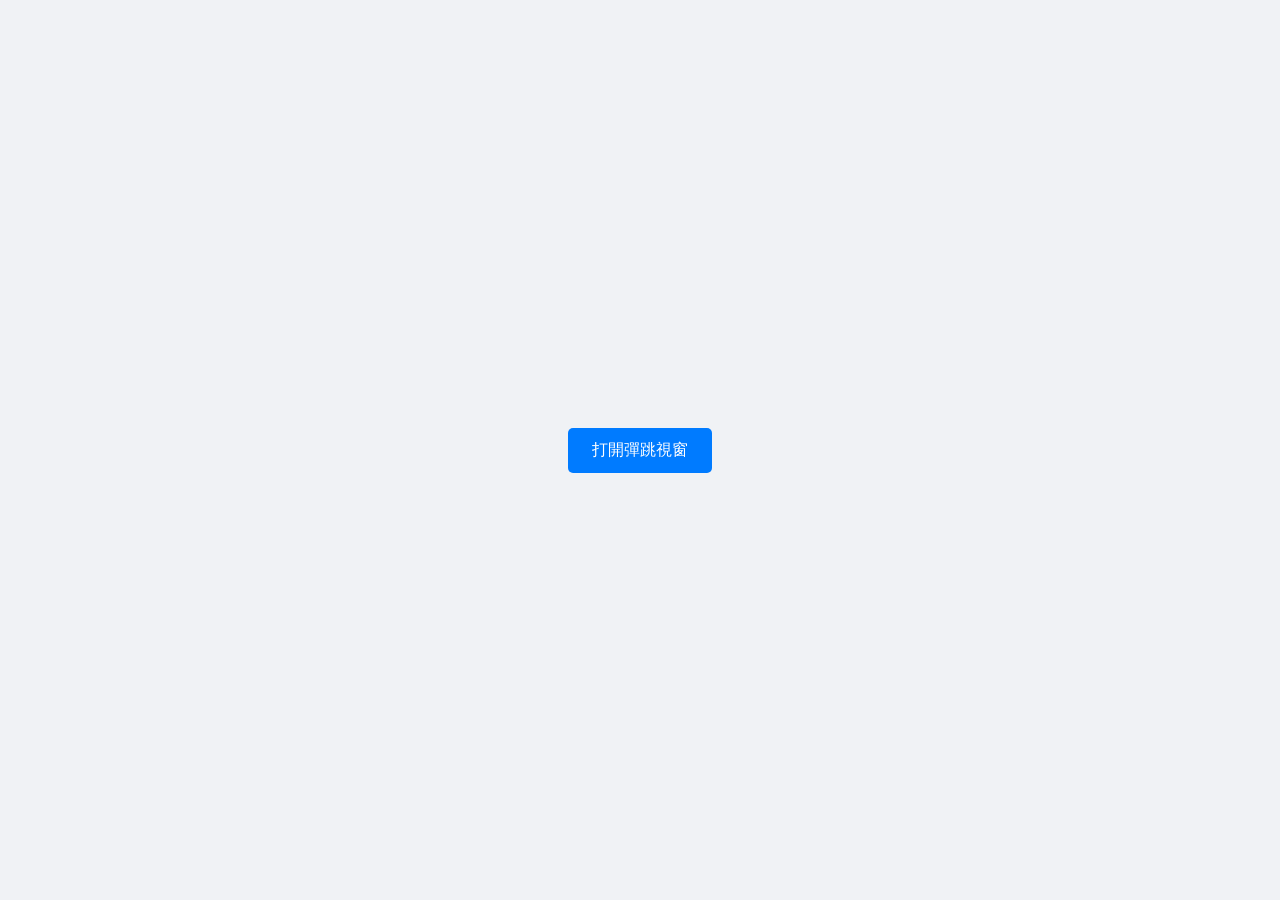
<file: index.html>
<!DOCTYPE html>
<html lang="zh-Hant">
<head>
    <meta charset="UTF-8">
    <meta name="viewport" content="width=device-width, initial-scale=1.0">
    <title>彈跳視窗範例</title>
    <style>
        /* 基本樣式 */
        body {
            font-family: 'Segoe UI', Tahoma, Geneva, Verdana, sans-serif;
            display: flex;
            justify-content: center;
            align-items: center;
            height: 100vh;
            margin: 0;
            background-color: #f0f2f5;
        }

        /* 按鈕樣式 */
        .btn-open {
            padding: 12px 24px;
            background-color: #007bff;
            color: white;
            border: none;
            border-radius: 5px;
            cursor: pointer;
            font-size: 16px;
            transition: background-color 0.3s;
        }

        .btn-open:hover {
            background-color: #0056b3;
        }

        /* 彈跳視窗遮罩層 (Modal Overlay) */
        .modal-overlay {
            display: none; /* 預設隱藏 */
            position: fixed;
            top: 0;
            left: 0;
            width: 100%;
            height: 100%;
            background-color: rgba(0, 0, 0, 0.5); /* 半透明黑色背景 */
            z-index: 1000;
            justify-content: center;
            align-items: center;
            opacity: 0;
            transition: opacity 0.3s ease;
        }

        /* 彈跳視窗本體 (Modal Content) */
        .modal-content {
            background-color: white;
            padding: 0; /* 移除內距，讓標題貼邊 */
            border-radius: 8px; /* 圓角稍微小一點，像圖中那樣 */
            box-shadow: 0 10px 25px rgba(0, 0, 0, 0.5);
            max-width: 800px; /* 寬度加寬以容納表格 */
            width: 95%;
            text-align: left;
            transform: translateY(-20px);
            transition: transform 0.3s ease;
            display: flex;
            flex-direction: column;
            overflow: hidden; /* 確保圓角不被切掉 */
        }

        /* 標題區域 */
        .modal-header {
            padding: 15px 20px;
            background-color: #fff;
            border-bottom: 1px solid #ddd;
            display: flex;
            justify-content: center; /* 標題置中 */
            align-items: center;
            position: relative;
        }

        .modal-header h2 {
            margin: 0;
            color: #7f9db9; /* 模仿圖片中的淡藍色標題 */
            font-size: 24px;
            font-weight: normal;
        }

        /* 表格容器 */
        .table-container {
            padding: 20px;
            overflow-x: auto; /* 支援手機橫向捲動 */
        }

        /* 表格樣式 */
        table {
            width: 100%;
            border-collapse: collapse;
            font-size: 15px;
            border: 1px solid #000;
        }

        th, td {
            border: 1px solid #000; /* 黑色邊框 */
            padding: 8px 12px;
            text-align: left;
            vertical-align: top;
        }

        /* 第一欄 (B0-B11) 置中 */
        td:first-child, th:first-child {
            text-align: center;
        }

        /* 底部區域 */
        .modal-footer {
            padding: 15px;
            display: flex;
            justify-content: center;
            background-color: #fff;
        }

        /* 底部關閉按鈕樣式 (模仿圖片) */
        .btn-close {
            padding: 8px 30px;
            background-color: #ddd; /* 灰色背景 */
            color: #555;
            border: 1px solid #aaa;
            border-radius: 4px;
            cursor: pointer;
            font-size: 16px;
            display: flex;
            align-items: center;
            gap: 5px;
        }

        .btn-close:hover {
            background-color: #ccc;
        }

        /* 右上角 X 按鈕 (隱藏或保留看需求，這邊先做隱藏式) */
        .btn-close-icon {
            display: none; 
        }
    </style>
</head>
<body>

    <!-- 觸發按鈕 -->
    <button class="btn-open" onclick="openModal()">打開彈跳視窗</button>

    <!-- 彈跳視窗結構 -->
    <div class="modal-overlay" id="myModal">
        <div class="modal-content">
            <!-- 標題區域 -->
            <div class="modal-header">
                <h2>文件目錄</h2>
                <!-- 關閉按鈕 (X) -->
                <button class="btn-close-icon" onclick="closeModal()">&times;</button>
            </div>
            
            <!-- 表格內容 -->
            <div class="table-container">
                <table>
                    <thead>
                        <tr>
                            <th style="width: 15%;">編號</th>
                            <th style="width: 35%;">項目名稱</th>
                            <th style="width: 50%;">說明</th>
                        </tr>
                    </thead>
                    <tbody>
                        <tr><td>B0</td><td>DWG檔案</td><td></td></tr>
                        <tr><td>B1</td><td>建築線指示(定)申請書</td><td>含涉會勘或現有巷道案件之正式申請書件</td></tr>
                        <tr><td>B2</td><td>建築線指示(定)委託書</td><td>授權代理申請之委託文件</td></tr>
                        <tr><td>B3</td><td>建築線指定申請書圖</td><td>申請所附位置圖、界線示意圖等圖面資料</td></tr>
                        <tr><td>B4</td><td>基地現況照片</td><td>現場環境、巷道、界線等現況紀錄照片</td></tr>
                        <tr><td>B5</td><td>地籍圖謄本</td><td>作為建築線判定之正式段號地號圖資</td></tr>
                        <tr><td>B6</td><td>現有巷道認定資料</td><td>用以佐證巷道之權屬機關資料或證明文件</td></tr>
                        <tr><td>B7</td><td>都市計畫相關資料</td><td>包含都市計畫書、計畫圖等相關圖冊</td></tr>
                        <tr><td>B8</td><td>土地使用分區管制要點</td><td>土地使用分區規範及建築相關使用限制資料</td></tr>
                        <tr><td>B9</td><td>都市計畫樁位相關資料</td><td>都市計畫樁位置、測量紀錄之相關資料</td></tr>
                        <tr><td>B10</td><td>其他建築線相關資料</td><td>非上述類別之補充或特殊文件</td></tr>
                        <tr><td>B11</td><td>前指定案相關文件</td><td>前案指定建築線相關文件</td></tr>
                    </tbody>
                </table>
            </div>

            <!-- 底部關閉按鈕 -->
            <div class="modal-footer">
                <button class="btn-close" onclick="closeModal()">ⓧ 關閉</button>
            </div>
        </div>
    </div>

    <script>
        // 開啟視窗
        function openModal() {
            const modal = document.getElementById('myModal');
            modal.style.display = 'flex';
            // 使用 setTimeout 讓 CSS transition 有效
            setTimeout(() => {
                modal.classList.add('show');
            }, 10);
        }

        // 關閉視窗
        function closeModal() {
            const modal = document.getElementById('myModal');
            modal.classList.remove('show');
            // 等待動畫結束後再隱藏
            setTimeout(() => {
                modal.style.display = 'none';
            }, 300);
        }

        // 點擊遮罩層也可以關閉
        window.onclick = function(event) {
            const modal = document.getElementById('myModal');
            if (event.target == modal) {
                closeModal();
            }
        }
    </script>

</body>
</html>
</file>
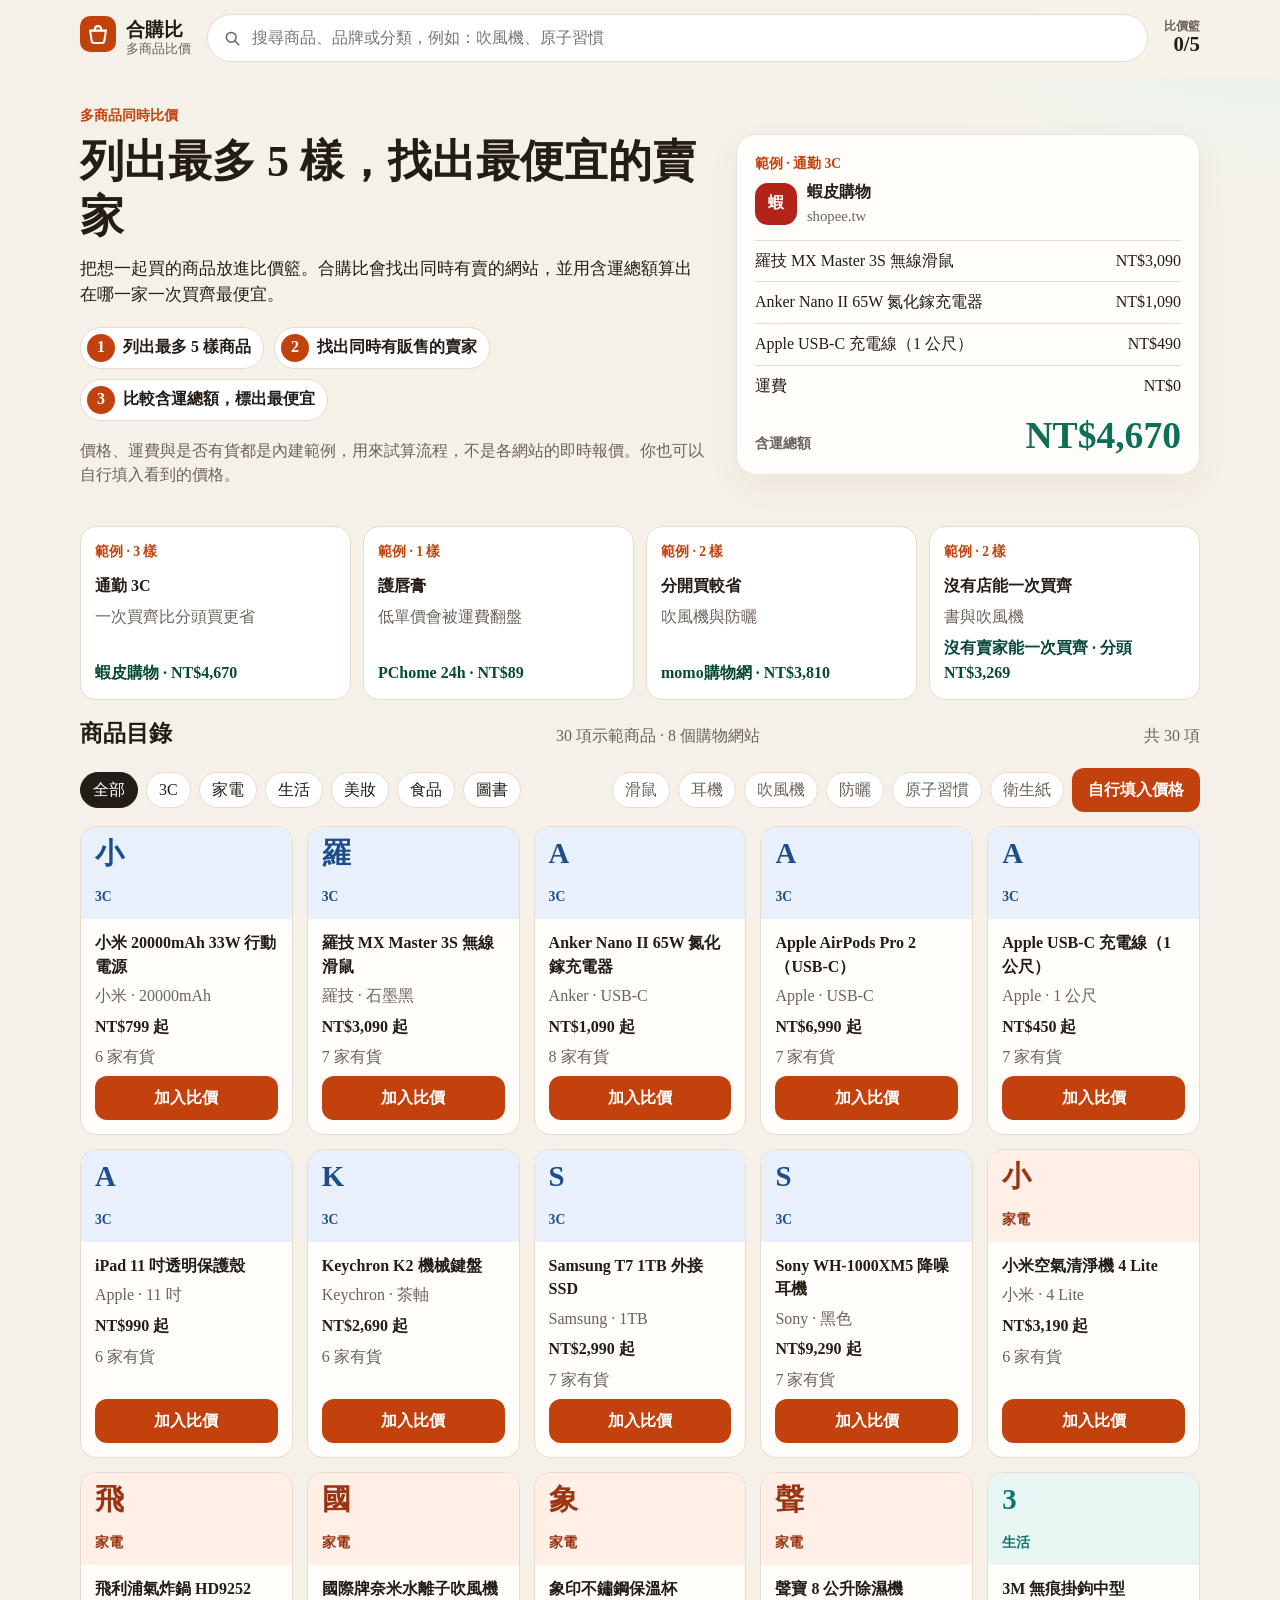
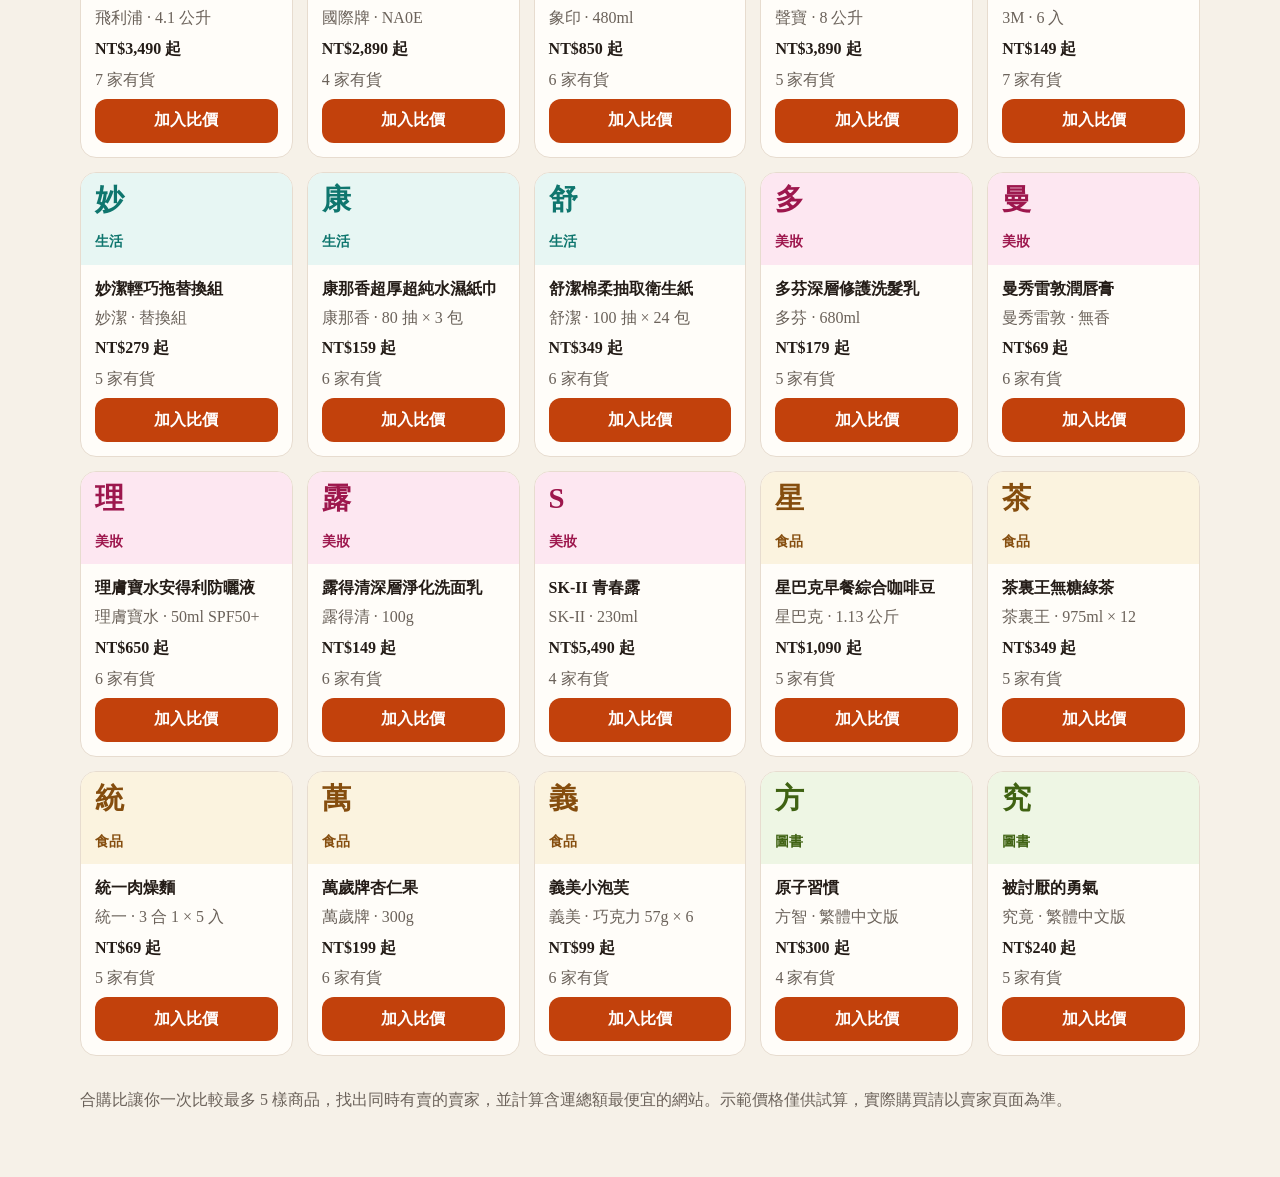
<file: price-compare/index.html>
<!DOCTYPE html>
<html lang="zh-Hant">
<head>
  <meta charset="UTF-8">
  <meta name="viewport" content="width=device-width, initial-scale=1">
  <title>合購比 — 一次比最多 5 樣商品</title>
  <meta name="description" content="一次把最多 5 樣商品放進比價籃，找出同時有賣的網站，並比較含運總額哪一家最便宜。">
  <meta name="theme-color" content="#c2410c">
  <link rel="icon" href="data:image/svg+xml,%3Csvg xmlns='http://www.w3.org/2000/svg' viewBox='0 0 32 32'%3E%3Crect width='32' height='32' rx='8' fill='%23c2410c'/%3E%3Cpath d='M9 13h14l-1.4 9.2a2 2 0 0 1-2 1.8H12.4a2 2 0 0 1-2-1.8L9 13z' fill='none' stroke='white' stroke-width='1.8'/%3E%3Cpath d='M13 13c0-2.4 1.3-4 3-4s3 1.6 3 4' fill='none' stroke='white' stroke-width='1.8' stroke-linecap='round'/%3E%3C/svg%3E">
  <link rel="preconnect" href="https://fonts.googleapis.com">
  <link rel="preconnect" href="https://fonts.gstatic.com" crossorigin>
  <link href="https://fonts.googleapis.com/css2?family=Noto+Sans+TC:wght@400;500;700;900&display=swap" rel="stylesheet">
  <link rel="stylesheet" href="styles.css">
</head>
<body>
  <a class="skip" href="#main">跳到主要內容</a>
  <div class="sticky-top">
    <div class="wrap">
      <header>
        <a class="brand" href="./">
          <span class="logo" aria-hidden="true">
            <svg viewBox="0 0 32 32" width="36" height="36">
              <rect width="32" height="32" rx="9" fill="#c2410c"/>
              <path d="M9 13h14l-1.4 9.2a2 2 0 0 1-2 1.8H12.4a2 2 0 0 1-2-1.8L9 13z" fill="none" stroke="#fff" stroke-width="1.8"/>
              <path d="M13 13c0-2.4 1.3-4 3-4s3 1.6 3 4" fill="none" stroke="#fff" stroke-width="1.8" stroke-linecap="round"/>
            </svg>
          </span>
          <span class="brand-text">
            <strong>合購比</strong>
            <small>多商品比價</small>
          </span>
        </a>
        <form id="search-form" role="search">
          <label class="sr-only" for="search">搜尋商品</label>
          <svg class="search-icon" viewBox="0 0 24 24" aria-hidden="true">
            <circle cx="11" cy="11" r="6.5" fill="none" stroke="currentColor" stroke-width="2"/>
            <path d="M16 16l5 5" stroke="currentColor" stroke-width="2" stroke-linecap="round"/>
          </svg>
          <input id="search" type="search" placeholder="搜尋商品、品牌或分類，例如：吹風機、原子習慣" autocomplete="off" enterkeyhint="search">
          <button type="button" id="search-clear" hidden>清除</button>
        </form>
        <div class="basket-count">
          <span>比價籃</span>
          <strong id="basket-count">0/5</strong>
        </div>
      </header>
      <div id="basket-bar" class="basket-bar"></div>
    </div>
  </div>

  <main id="main" class="wrap">
    <section class="hero" id="hero">
      <div class="hero-grid">
        <div class="hero-copy">
          <p class="eyebrow">多商品同時比價</p>
          <h1>列出最多 5 樣，找出最便宜的賣家</h1>
          <p class="lede">把想一起買的商品放進比價籃。合購比會找出同時有賣的網站，並用含運總額算出在哪一家一次買齊最便宜。</p>
          <ol class="steps">
            <li><span>1</span>列出最多 5 樣商品</li>
            <li><span>2</span>找出同時有販售的賣家</li>
            <li><span>3</span>比較含運總額，標出最便宜</li>
          </ol>
          <p class="note">價格、運費與是否有貨都是內建範例，用來試算流程，不是各網站的即時報價。你也可以自行填入看到的價格。</p>
        </div>
        <aside id="hero-preview" aria-label="通勤 3C 比價範例"></aside>
      </div>
      <div id="presets" class="presets"></div>
    </section>

    <p id="live-summary" class="sr-only" aria-live="polite"></p>
    <section id="results"></section>

    <section id="catalog">
      <div class="section-head">
        <h2>商品目錄</h2>
        <p id="catalog-meta"></p>
        <p id="grid-count"></p>
      </div>
      <div class="toolbar">
        <div id="categories" class="chips" role="group" aria-label="商品分類"></div>
        <div class="toolbar-row">
          <div id="suggestions" class="chips" role="group" aria-label="熱門搜尋"></div>
          <button type="button" class="primary" data-open-custom>自行填入價格</button>
        </div>
      </div>
      <div id="grid" class="grid"></div>
    </section>
  </main>

  <footer>
    <div class="wrap">
      <p>合購比讓你一次比較最多 5 樣商品，找出同時有賣的賣家，並計算含運總額最便宜的網站。示範價格僅供試算，實際購買請以賣家頁面為準。</p>
    </div>
  </footer>

  <div id="toast" role="status"></div>

  <dialog id="custom-dialog" aria-labelledby="custom-title">
    <form id="custom-form">
      <div class="dialog-body">
        <h2 id="custom-title">自行填入價格</h2>
        <p>若目錄沒有你要的商品，填入各賣家的單價。留白代表該賣家沒有賣。</p>
        <label class="name-field">商品名稱
          <input name="name" maxlength="40" autocomplete="off" placeholder="例如：某品牌保溫杯">
        </label>
        <div id="custom-prices" class="price-grid"></div>
        <p id="custom-error" role="alert"></p>
        <div class="dialog-actions">
          <button type="button" id="custom-cancel">取消</button>
          <button type="submit" class="primary">加入比價籃</button>
        </div>
      </div>
    </form>
  </dialog>

  <script src="data.js"></script>
  <script src="compare.js"></script>
  <script src="app.js"></script>
</body>
</html>
</file>
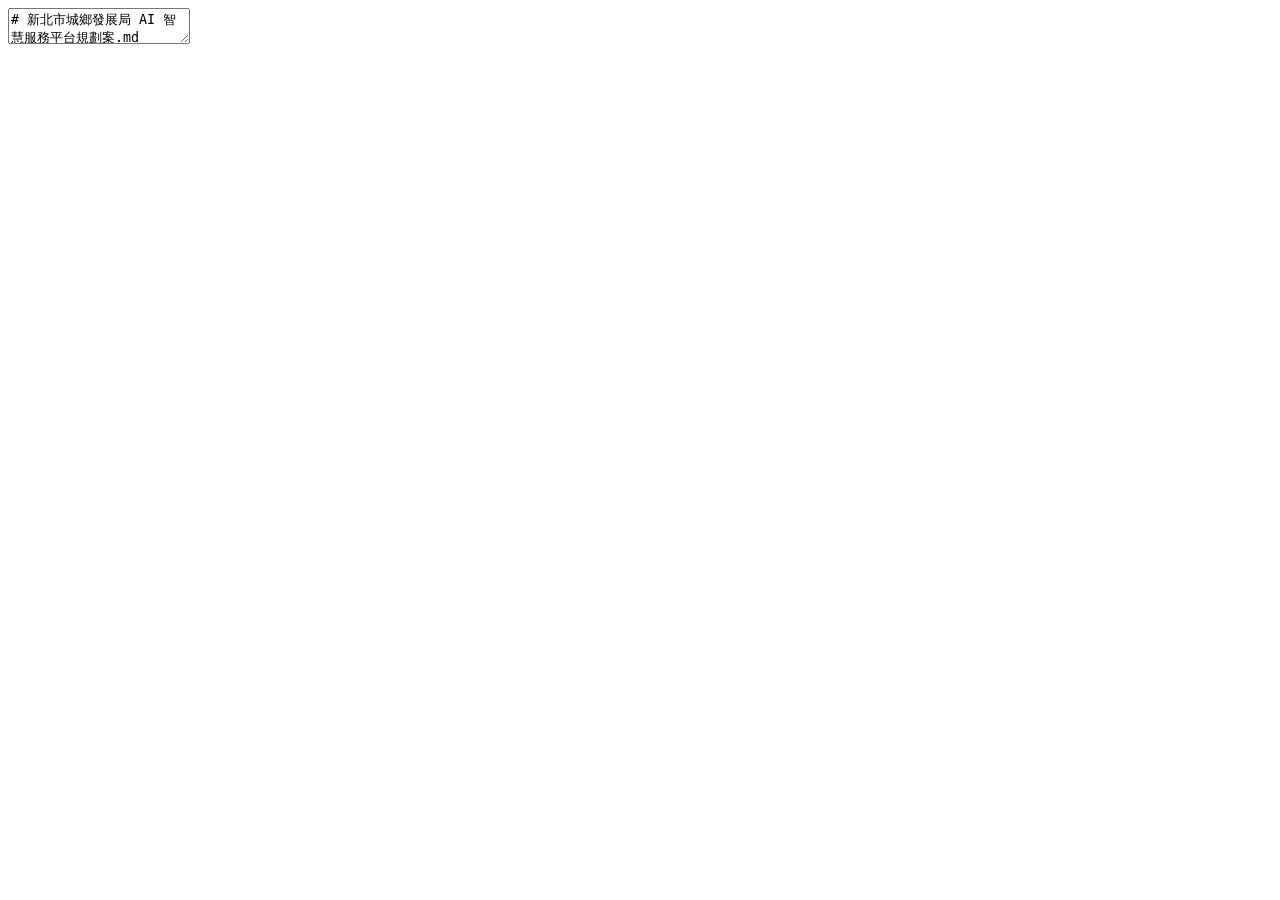
<file: ai_proposal.html>
<!DOCTYPE html>
<html>
	<head>
		<meta charset="utf-8" />
		<title>新北市城鄉發展局 AI 智慧服務平台規劃案.md</title>
		<style>
			body {
	font-family: "Helvetica Neue", Helvetica, Arial, sans-serif;
}
h1, h2, h3 {
	font-weight: 400;
	margin-bottom: 0;
}
.remark-slide-content h1 { font-size: 3em; }
.remark-slide-content h2 { font-size: 2em; }
.remark-slide-content h3 { font-size: 1.6em; }
.footnote {
	position: absolute;
	bottom: 3em;
}
li p { line-height: 1.25em; }
.red { color: #fa0000; }
.large { font-size: 2em; }
a, a > code {
	color: rgb(249, 38, 114);
	text-decoration: none;
}
code {
	background: none repeat scroll 0 0 #F8F8FF;
  border: 1px solid #DEDEDE;
  border-radius: 3px 	;
  padding: 0 0.2em;
}
.remark-code, .remark-inline-code { font-family: "Bitstream Vera Sans Mono", "Courier", monospace; }
.remark-code-line-highlighted     { background-color: #373832; }
.pull-left {
	float: left;
	width: 47%;
}
.pull-right {
	float: right;
	width: 47%;
}
.pull-right ~ p {
	clear: both;
}
#slideshow .slide .content code {
	font-size: 0.8em;
}
#slideshow .slide .content pre code {
	font-size: 0.9em;
	padding: 15px;
}
.main-title, .title {
	background: #272822;
	color: #777872;
	text-shadow: 0 0 20px #333;
}
.title h1, .title h2, .main-title h1, .main-title h2 {
	color: #f3f3f3;
	line-height: 0.8em;
}
/* Custom */
.remark-code {
	display: block;
	padding: 0.5em;
}

		</style>
	</head>
	<body>
		<textarea id="source">
# 新北市城鄉發展局 AI 智慧服務平台規劃案.md

## 幻燈片 1：封面
- **主標題：** 新北市城鄉發展局 AI 智慧服務平台規劃案
- **副標題：** 打造「AI 中樞 + 專業分科」的智慧治理新模式
- **報告人：** 雷霸龍詹姆斯
- **日期：** 2026年2月6日

---

## 幻燈片 2：現況與挑戰
- **痛點分析：**
  - **法規繁雜：** 建築法、都更條例、各區都計細設，人工檢索耗時。
  - **人力吃緊：** 民眾諮詢量大，承辦人重複回答相同問題。
  - **經驗傳承不易：** 資深同仁退休，審查經驗難以系統化留存。
- **目標：** 透過 AI 賦能，提升行政效率，落實智慧治理。

---

## 幻燈片 3：核心架構 - AI Hub & Spoke
- **設計理念：** 統一入口，專業分工。
- **架構圖示：**
  - **入口網 (AI Portal)：** 單一登入，統一對話介面。
  - **智慧路由 (Router)：** 識別意圖 → 分派給專科 AI。
  - **專業分科模型 (Agents)：** 建照科、都更處、城鄉科...各司其職。

---

## 幻燈片 4：系統功能亮點 (1)
- **智慧法規諮詢 (RAG 技術)**
  - 不只是關鍵字搜尋，而是「語意理解」。
  - **情境：** 「這塊地可以蓋多少？」
  - **AI 動作：** 查詢分區 → 計算容積 → 檢核退縮規定 → 生成回答。

---

## 幻燈片 5：系統功能亮點 (2)
- **公文自動化輔助**
  - **來文摘要：** 自動抓取陳情重點，建議分辦科室。
  - **擬稿輔助：** 針對常見案件（如違建檢舉回覆），自動生成公文草稿，承辦人僅需確認。

---

## 幻燈片 6：技術架構堆疊 (Tech Stack)
- **前端 (Frontend)：** React / Vue (整合 GIS 圖台)。
- **中台 (Orchestration)：** **n8n / LangChain** (流程自動化與路由)。
- **知識庫 (Knowledge Base)：** **AnythingLLM / Dify** (管理法規向量數據)。
- **模型層 (LLM)：** Azure OpenAI (一般諮詢) + Local LLM (機敏資料落地)。

---

## 幻燈片 7：分階段實施計畫
- **Phase 1：概念驗證 (POC)**
  - 選擇單一科室（如：建照科）。
  - 導入法規 RAG，測試問答準確度。
- **Phase 2：入口網建置**
  - 搭建 Hub 平台，整合 GIS 系統。
- **Phase 3：全面推廣**
  - 擴充至所有科室，建立完整 AI 生態系。

---

## 幻燈片 8：預期效益
- **效率提升：** 減少 50% 基礎諮詢時間。
- **決策輔助：** 提供數據化、法規依據明確的決策建議。
- **便民服務：** 24 小時 AI 櫃台，即時回應民眾需求。

---

## 幻燈片 9：結語
- **AI 不會取代承辦人，而是成為最強的助手。**
- **新北都發局，將引領全國智慧治理新標竿。**

		</textarea>
		<script src="https://gnab.github.io/remark/downloads/remark-latest.min.js"></script>
		<script>
			var slideshow = remark.create();
		</script>
		<script></script>
	</body>
</html>
</file>
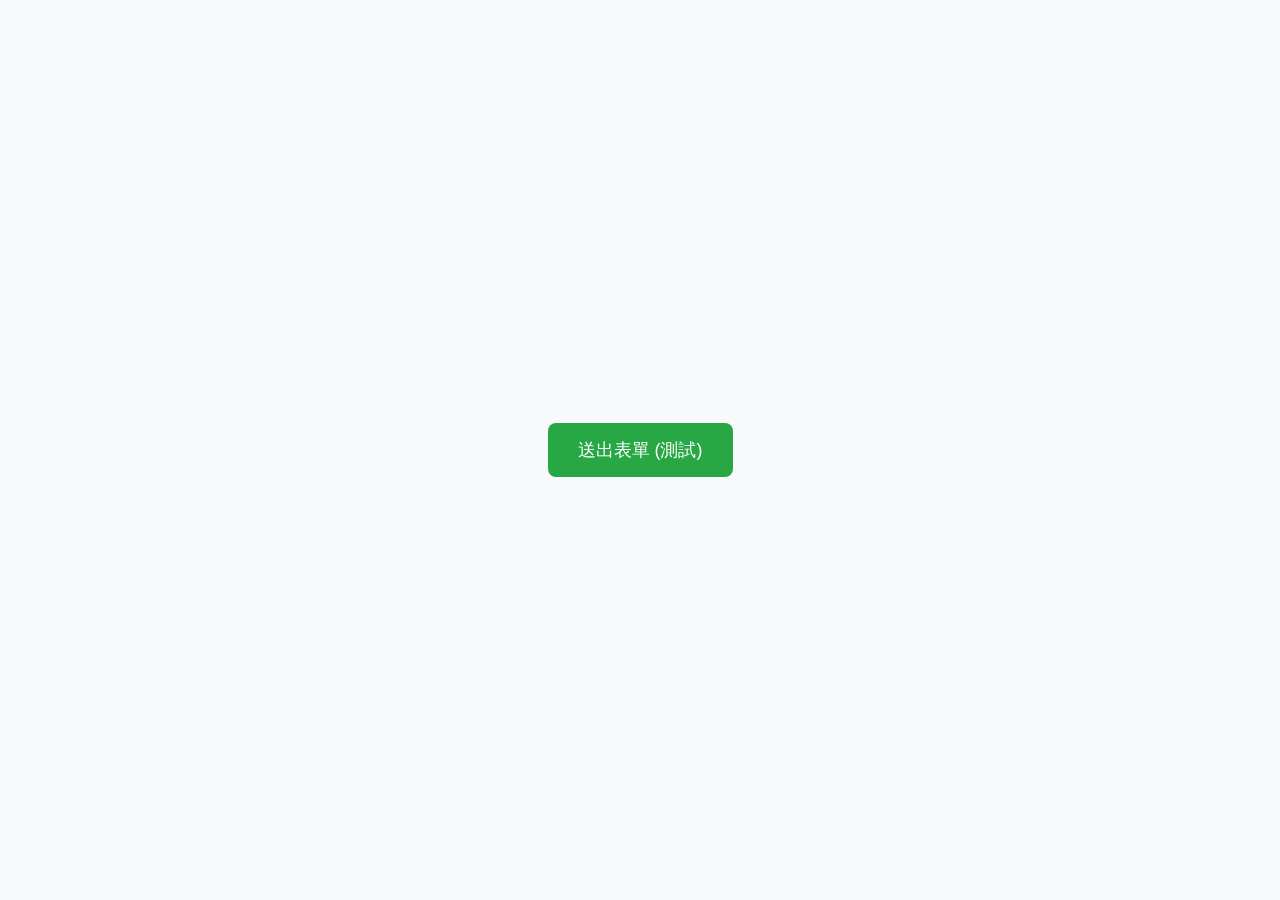
<file: iframe-safari-test.html>
<!DOCTYPE html>
<html lang="zh-Hant">
<head>
    <meta charset="UTF-8">
    <meta name="viewport" content="width=device-width, initial-scale=1.0, maximum-scale=1.0, user-scalable=no">
    <title>iOS Safari POST Form Test</title>
    <!-- 引入 jQuery -->
    <script src="https://code.jquery.com/jquery-3.6.0.min.js"></script>
    <style>
        body {
            font-family: -apple-system, BlinkMacSystemFont, "Segoe UI", Roboto, sans-serif;
            display: flex;
            flex-direction: column;
            align-items: center;
            justify-content: center;
            height: 100vh;
            margin: 0;
            background-color: #f8f9fa;
        }

        /* 觸發按鈕 */
        #triggerBtn {
            padding: 15px 30px;
            font-size: 18px;
            color: white;
            background-color: #28a745;
            border: none;
            border-radius: 8px;
            cursor: pointer;
            -webkit-tap-highlight-color: transparent;
        }

        /* Safari 引導遮罩層樣式 */
        #safari-guide-overlay {
            display: none; /* 預設隱藏 */
            position: fixed;
            top: 0;
            left: 0;
            width: 100%;
            height: 100%;
            background-color: rgba(0, 0, 0, 0.7);
            z-index: 9999;
            text-align: center;
        }

        .guide-content {
            position: absolute;
            top: 50%;
            left: 50%;
            transform: translate(-50%, -50%);
            background: white;
            padding: 30px;
            border-radius: 12px;
            width: 80%;
            max-width: 300px;
            box-shadow: 0 4px 15px rgba(0,0,0,0.3);
        }

        .guide-content h3 {
            margin-top: 0;
            color: #333;
        }

        .guide-content p {
            color: #666;
            margin-bottom: 20px;
        }

        /* 關鍵的 iOS 確認按鈕 */
        #safari-confirm-btn {
            display: block;
            width: 100%;
            padding: 12px 0;
            font-size: 16px;
            font-weight: bold;
            color: white;
            background-color: #007bff;
            border: none;
            border-radius: 6px;
            cursor: pointer;
            /* iOS 優化 */
            -webkit-appearance: none;
            touch-action: manipulation; 
        }
        
        #safari-confirm-btn:active {
            background-color: #0056b3;
        }
    </style>
</head>
<body>

    <!-- 1. 觸發流程的按鈕 -->
    <button id="triggerBtn">送出表單 (測試)</button>

    <!-- 2. Safari 專用遮罩層 (預設隱藏) -->
    <div id="safari-guide-overlay">
        <div class="guide-content">
            <h3>即將開啟視窗</h3>
            <p>請點擊下方按鈕以繼續</p>
            <button id="safari-confirm-btn">確認前往</button>
        </div>
    </div>

    <script>
        // === 您的 class 定義 ===
        class iframeform {
            constructor(url, target) {
                this.url = url;
                this.form = $('<form>', {
                    action: url,
                    method: 'POST',
                    target: '_blank' // 強制開新分頁
                });
            }
            init(self = this) {}
            
            addParameter(parameter, value) {
                let self = this;
                self.form.append($('<input>', {
                    type: 'hidden',
                    name: parameter,
                    value: value
                }));
            }

            // 偵測是否為 iOS Safari
            isIosSafari() {
                // 為了測試方便，這邊先強制回傳 true，讓您在任何瀏覽器都能看到彈窗效果
                // 正式上線時請把 return true 拿掉
                // return true; 
                
                const ua = window.navigator.userAgent;
                const isIphone = !!ua.match(/iPhone/i);
                const isSafari = !!ua.match(/Safari/i) && !ua.match(/CriOS/i) && !ua.match(/FxiOS/i);
                return isIphone && isSafari;
            }

            send() {
                const self = this;

                // 判斷是否需要顯示 Safari 專用引導
                if (self.isIosSafari()) {
                    const $overlay = $('#safari-guide-overlay');
                    $overlay.css('display', 'block'); // 顯示遮罩

                    // 使用原生 JS 取得元素，確保萬無一失
                    const confirmBtn = document.getElementById('safari-confirm-btn');
                    if (confirmBtn) {
                        // 先清除之前的事件防止重複觸發
                        confirmBtn.onclick = null;
                        
                        // 直接使用 onclick 屬性綁定，這在 iOS 上的優先級與穩定度最高
                        confirmBtn.onclick = function (e) {
                            // e.preventDefault(); // 註：有時候 preventDefault 反而會擋住某些行為，視情況加減
                            $overlay.hide();
                            self.executeSubmit();
                        };
                    }
                } else {
                    // 非 Safari 環境直接提交
                    self.executeSubmit();
                }
            }

            // 實際執行的提交動作
            executeSubmit() {
                const self = this;
                self.form.appendTo('body');

                // 為了確保在 Safari 點擊後能成功，我們使用原生 submit
                const formDom = self.form[0];
                formDom.submit();

                setTimeout(() => {
                    self.form.remove();
                }, 1000);
            }
        }

        // === 測試調用 ===
        $('#triggerBtn').on('click', function() {
            // 建立物件 (這裡用 Google 測試，您可以改成您的 URL)
            const myForm = new iframeform('https://www.google.com/search', '_blank');
            
            // 加入參數
            myForm.addParameter('q', 'OpenClaw iOS Safari Test');
            
            // 執行發送 (會觸發 Safari 判斷)
            myForm.send();
        });
    </script>

</body>
</html>
</file>
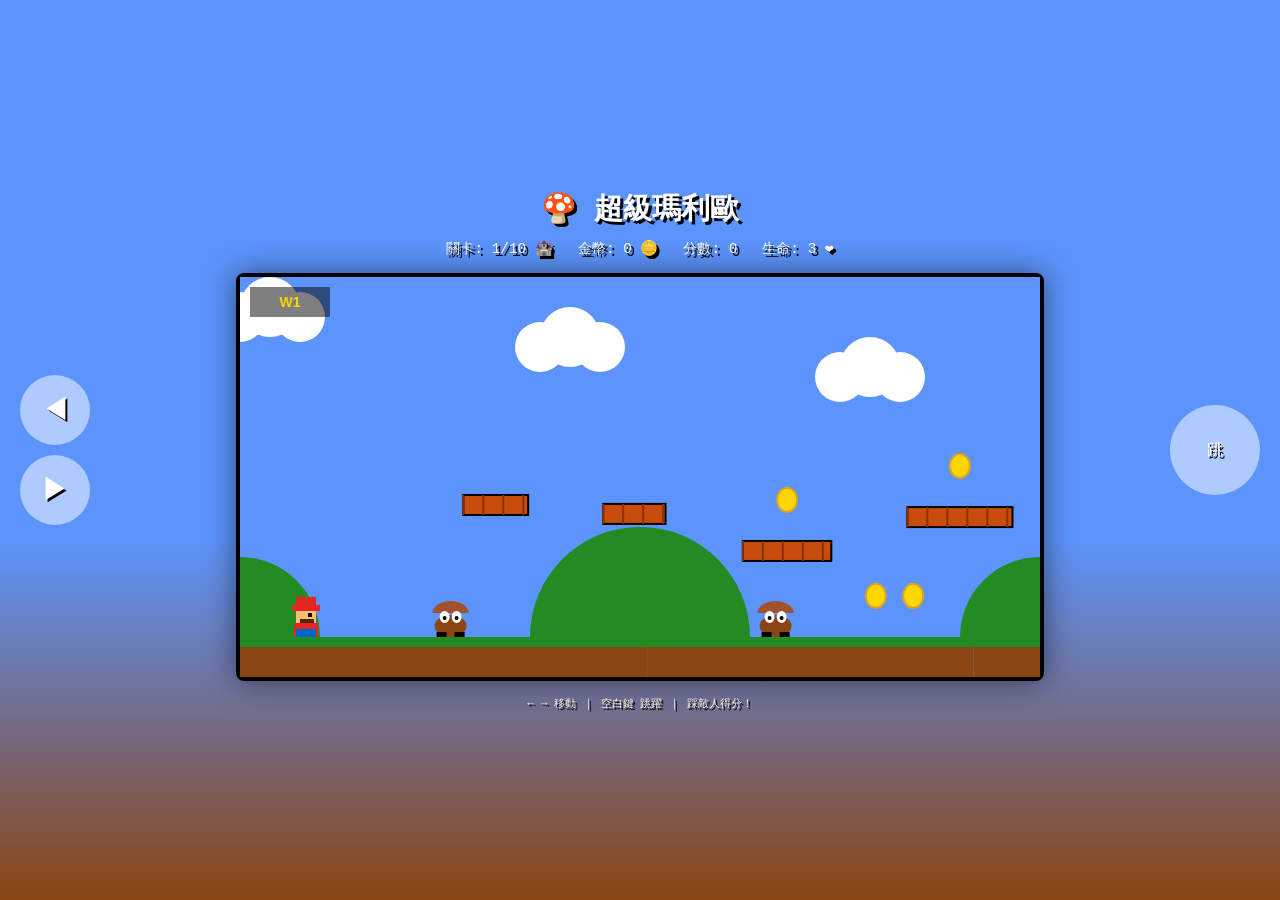
<file: mario.html>
<!DOCTYPE html>
<html lang="zh-TW">
<head>
    <meta charset="UTF-8">
    <meta name="viewport" content="width=device-width, initial-scale=1.0">
    <title>超級瑪利歐 🍄</title>
    <style>
        * {
            margin: 0;
            padding: 0;
            box-sizing: border-box;
        }

        body {
            min-height: 100vh;
            display: flex;
            flex-direction: column;
            align-items: center;
            justify-content: center;
            background: linear-gradient(180deg, #5c94fc 0%, #5c94fc 60%, #8b4513 100%);
            font-family: 'Segoe UI', 'Courier New', monospace;
            overflow: hidden;
        }

        .game-header {
            color: white;
            text-align: center;
            margin-bottom: 15px;
            text-shadow: 3px 3px 0 #000;
        }

        .game-header h1 {
            font-size: 1.8rem;
            margin-bottom: 10px;
        }

        .stats {
            display: flex;
            gap: 25px;
            font-size: 0.9rem;
            flex-wrap: wrap;
            justify-content: center;
        }

        .game-container {
            position: relative;
            border: 4px solid #000;
            border-radius: 8px;
            box-shadow: 0 0 30px rgba(0, 0, 0, 0.5);
        }

        canvas {
            display: block;
            background: linear-gradient(180deg, #5c94fc 0%, #5c94fc 70%, transparent 70%);
        }

        .controls {
            margin-top: 15px;
            color: white;
            text-align: center;
            font-size: 0.7rem;
            text-shadow: 2px 2px 0 #000;
        }

        .mobile-controls {
            display: flex;
            justify-content: space-between;
            align-items: center;
            position: fixed;
            bottom: 0;
            left: 0;
            right: 0;
            padding: 20px;
            pointer-events: none;
            z-index: 100;
        }

        .control-left {
            display: flex;
            gap: 10px;
            pointer-events: auto;
        }
        
        .control-right {
            display: flex;
            gap: 10px;
            pointer-events: auto;
        }

        .mobile-btn {
            width: 60px;
            height: 60px;
            border: none;
            border-radius: 50%;
            font-size: 1.5rem;
            cursor: pointer;
            background: rgba(255, 255, 255, 0.3);
            color: white;
            text-shadow: 2px 2px 0 #000;
            touch-action: manipulation;
            -webkit-user-select: none;
            user-select: none;
            -webkit-touch-callout: none;
        }

        .mobile-btn:active {
            background: rgba(255, 255, 255, 0.5);
            transform: scale(0.95);
        }

        .jump-btn {
            width: 80px;
            height: 80px;
            font-size: 0.8rem;
        }

        /* 手機直向 */
        @media (max-width: 600px) {
            canvas {
                max-width: 100vw;
            }
        }

        /* 手機橫向 */
        @media (max-height: 500px) and (orientation: landscape) {
            body {
                padding: 10px;
                justify-content: center;
            }
            .game-header {
                display: none;
            }
            .game-container {
                padding: 0;
                margin: 0 120px;
            }
            canvas {
                max-height: 80vh;
                max-width: calc(100vw - 280px);
                width: auto;
                height: auto;
            }
            .mobile-controls {
                position: fixed;
                bottom: 0;
                left: 0;
                right: 0;
                padding: 0;
                z-index: 100;
                pointer-events: none;
            }
            .control-left {
                position: fixed;
                left: 15px;
                bottom: 15px;
                pointer-events: auto;
                display: flex;
                gap: 8px;
            }
            .control-right {
                position: fixed;
                right: 15px;
                bottom: 15px;
                pointer-events: auto;
            }
            .mobile-btn {
                width: 50px;
                height: 50px;
                font-size: 1.2rem;
                background: rgba(255, 255, 255, 0.5);
            }
            .jump-btn {
                width: 65px;
                height: 65px;
                font-size: 0.9rem;
            }
            .controls {
                display: none;
            }
        }

        /* 平板模式 - 按鈕放兩側 */
        @media (min-width: 768px) {
            .game-container {
                margin: 0 100px;
            }
            canvas {
                max-width: calc(100vw - 250px);
            }
            .mobile-controls {
                position: fixed;
                top: 0;
                bottom: 0;
                left: 0;
                right: 0;
                pointer-events: none;
                margin: 0;
                padding: 0;
            }
            .control-left {
                position: fixed;
                left: 20px;
                top: 50%;
                transform: translateY(-50%);
                pointer-events: auto;
                display: flex;
                flex-direction: column;
                gap: 10px;
            }
            .control-right {
                position: fixed;
                right: 20px;
                top: 50%;
                transform: translateY(-50%);
                pointer-events: auto;
            }
            .mobile-btn {
                width: 70px;
                height: 70px;
                font-size: 1.8rem;
                background: rgba(255, 255, 255, 0.5);
            }
            .jump-btn {
                width: 90px;
                height: 90px;
                font-size: 1rem;
            }
        }

        .message {
            position: absolute;
            top: 50%;
            left: 50%;
            transform: translate(-50%, -50%);
            background: rgba(0, 0, 0, 0.9);
            color: white;
            padding: 30px 50px;
            border-radius: 10px;
            text-align: center;
            font-size: 1.2rem;
            border: 4px solid #ffd700;
            z-index: 100;
        }

        .message button {
            margin-top: 20px;
            padding: 10px 30px;
            font-size: 1rem;
            font-family: inherit;
            cursor: pointer;
            background: #e52521;
            color: white;
            border: none;
            border-radius: 5px;
            margin-left: 5px;
            margin-right: 5px;
        }

        .message button:hover {
            background: #ff3b30;
        }

        .message button.green {
            background: #22c55e;
        }

        .message button.green:hover {
            background: #16a34a;
        }

        .level-indicator {
            position: absolute;
            top: 10px;
            left: 50%;
            transform: translateX(-50%);
            background: rgba(0, 0, 0, 0.7);
            color: #ffd700;
            padding: 8px 20px;
            border-radius: 20px;
            font-size: 1rem;
            font-weight: bold;
            z-index: 50;
            animation: fadeOut 2s forwards;
            animation-delay: 1s;
        }

        @keyframes fadeOut {
            to { opacity: 0; }
        }
    </style>
</head>
<body>
    <div class="game-header">
        <h1>🍄 超級瑪利歐</h1>
        <div class="stats">
            <span>關卡: <span id="level">1</span>/10 🏰</span>
            <span>金幣: <span id="coins">0</span> 🪙</span>
            <span>分數: <span id="score">0</span></span>
            <span>生命: <span id="lives">3</span> ❤️</span>
        </div>
    </div>
    
    <div class="game-container">
        <canvas id="game" width="800" height="400"></canvas>
    </div>
    
    <p class="controls">← → 移動 ｜ 空白鍵 跳躍 ｜ 踩敵人得分！</p>
    
    <div class="mobile-controls">
        <div class="control-left">
            <button class="mobile-btn" id="leftBtn">◀</button>
            <button class="mobile-btn" id="rightBtn">▶</button>
        </div>
        <div class="control-right">
            <button class="mobile-btn jump-btn" id="jumpBtn">跳</button>
        </div>
    </div>

    <script>
        const canvas = document.getElementById('game');
        const ctx = canvas.getContext('2d');

        // Game state
        let gameRunning = true;
        let coins = 0;
        let score = 0;
        let lives = 3;
        let currentLevel = 1;
        let cameraX = 0;
        let levelComplete = false;
        let totalLevels = 10;

        // Mario
        const mario = {
            x: 50,
            y: 300,
            width: 32,
            height: 40,
            vx: 0,
            vy: 0,
            speed: 5,
            jumpForce: -14,
            grounded: false,
            facing: 1,
            frame: 0,
            frameTimer: 0
        };

        // Physics
        const gravity = 0.6;
        const friction = 0.8;

        // Level data
        let platforms = [];
        let coinList = [];
        let enemies = [];
        let flag = { x: 2000, y: 160, width: 10, height: 200 };
        let levelLength = 2000;

        // Level generation based on difficulty
        function generateLevel(level) {
            platforms = [];
            coinList = [];
            enemies = [];

            // Difficulty scaling
            const difficulty = level;
            const gapChance = 0.1 + (level * 0.03); // More gaps at higher levels
            const enemySpeed = 1.5 + (level * 0.2); // Faster enemies
            const enemyCount = 3 + Math.floor(level * 1.5); // More enemies
            const platformCount = Math.max(4, 10 - Math.floor(level * 0.5)); // Fewer platforms
            levelLength = 1500 + (level * 200); // Longer levels
            
            // Generate ground with gaps
            let groundX = 0;
            const groundSegments = [];
            
            while (groundX < levelLength + 500) {
                const segmentLength = 200 + Math.random() * 300;
                groundSegments.push({ x: groundX, width: segmentLength });
                groundX += segmentLength;
                
                // Add gap based on difficulty
                if (Math.random() < gapChance && groundX < levelLength) {
                    const gapWidth = 80 + Math.random() * (40 + level * 10);
                    groundX += gapWidth;
                }
            }

            // Add ground platforms
            for (const seg of groundSegments) {
                platforms.push({
                    x: seg.x,
                    y: 360,
                    width: seg.width,
                    height: 40,
                    type: 'ground'
                });
            }

            // Generate floating platforms
            const platformSpacing = levelLength / (platformCount + 1);
            for (let i = 0; i < platformCount; i++) {
                const px = 150 + i * platformSpacing + Math.random() * 100;
                const py = 180 + Math.random() * 120;
                const pwidth = 60 + Math.random() * 60;
                const ptype = Math.random() > 0.7 ? 'question' : 'brick';
                
                platforms.push({
                    x: px,
                    y: py,
                    width: pwidth,
                    height: 20,
                    type: ptype
                });

                // Add coin above platform
                if (Math.random() > 0.3) {
                    coinList.push({
                        x: px + pwidth / 2,
                        y: py - 40,
                        collected: false
                    });
                }
            }

            // Add some coins on ground
            for (let i = 0; i < 5 + level; i++) {
                const cx = 200 + Math.random() * (levelLength - 300);
                coinList.push({
                    x: cx,
                    y: 320,
                    collected: false
                });
            }

            // Generate enemies
            for (let i = 0; i < enemyCount; i++) {
                const ex = 300 + (i * (levelLength - 400) / enemyCount);
                
                // Find ground at this position
                let groundY = 360;
                for (const plat of platforms) {
                    if (plat.type === 'ground' && ex >= plat.x && ex <= plat.x + plat.width) {
                        groundY = plat.y;
                        break;
                    }
                }

                // Different enemy types at higher levels
                const enemyType = level >= 5 && Math.random() > 0.6 ? 'koopa' : 'goomba';
                const speed = enemySpeed * (enemyType === 'koopa' ? 1.3 : 1);

                enemies.push({
                    x: ex,
                    y: groundY - 32,
                    width: 32,
                    height: 32,
                    vx: (Math.random() > 0.5 ? 1 : -1) * speed,
                    alive: true,
                    type: enemyType
                });
            }

            // Special challenges for later levels
            if (level >= 7) {
                // Add moving platforms
                for (let i = 0; i < level - 5; i++) {
                    platforms.push({
                        x: 400 + i * 300,
                        y: 250,
                        width: 80,
                        height: 20,
                        type: 'moving',
                        startX: 400 + i * 300,
                        moveRange: 100,
                        moveSpeed: 1 + level * 0.1
                    });
                }
            }

            // Flag position
            flag = { x: levelLength, y: 160, width: 10, height: 200 };

            // Level-specific backgrounds
            updateBackground(level);
        }

        function updateBackground(level) {
            // Different sky colors for different worlds
            const backgrounds = [
                '#5c94fc', // Classic blue
                '#5c94fc',
                '#87CEEB', // Light blue
                '#87CEEB',
                '#ff9966', // Sunset
                '#ff9966',
                '#2c1654', // Night
                '#2c1654',
                '#1a0a2e', // Dark night
                '#ff4444', // Lava red
            ];
            
            const bg = backgrounds[Math.min(level - 1, backgrounds.length - 1)];
            canvas.style.background = `linear-gradient(180deg, ${bg} 0%, ${bg} 70%, transparent 70%)`;
            document.body.style.background = `linear-gradient(180deg, ${bg} 0%, ${bg} 60%, #8b4513 100%)`;
        }

        // Input
        const keys = {};

        document.addEventListener('keydown', e => {
            keys[e.code] = true;
            if (e.code === 'Space') e.preventDefault();
        });
        document.addEventListener('keyup', e => keys[e.code] = false);

        // Mobile controls - 修正觸控問題
        const leftBtn = document.getElementById('leftBtn');
        const rightBtn = document.getElementById('rightBtn');
        const jumpBtn = document.getElementById('jumpBtn');

        function setupButton(btn, key) {
            // 觸控開始
            btn.addEventListener('touchstart', e => {
                e.preventDefault();
                keys[key] = true;
            }, { passive: false });
            
            // 觸控結束
            btn.addEventListener('touchend', e => {
                e.preventDefault();
                keys[key] = false;
            }, { passive: false });
            
            // 觸控取消（手指滑出按鈕）
            btn.addEventListener('touchcancel', e => {
                e.preventDefault();
                keys[key] = false;
            }, { passive: false });
            
            // 觸控離開按鈕範圍
            btn.addEventListener('touchleave', e => {
                e.preventDefault();
                keys[key] = false;
            }, { passive: false });

            // 滑鼠支援（電腦測試用）
            btn.addEventListener('mousedown', e => {
                e.preventDefault();
                keys[key] = true;
            });
            
            btn.addEventListener('mouseup', e => {
                e.preventDefault();
                keys[key] = false;
            });
            
            btn.addEventListener('mouseleave', e => {
                keys[key] = false;
            });
        }

        setupButton(leftBtn, 'ArrowLeft');
        setupButton(rightBtn, 'ArrowRight');
        setupButton(jumpBtn, 'Space');

        // 當手指離開螢幕時重置所有按鍵
        document.addEventListener('touchend', () => {
            // 延遲檢查，確保按鈕事件先處理
            setTimeout(() => {
                const touches = document.querySelectorAll('.mobile-btn:active');
                if (touches.length === 0) {
                    // 沒有按鈕被按住，但保留按鍵狀態由按鈕自己管理
                }
            }, 50);
        });

        function update() {
            if (!gameRunning || levelComplete) return;

            // Update moving platforms
            for (const plat of platforms) {
                if (plat.type === 'moving') {
                    plat.x += plat.moveSpeed;
                    if (plat.x > plat.startX + plat.moveRange || plat.x < plat.startX - plat.moveRange) {
                        plat.moveSpeed *= -1;
                    }
                }
            }

            // Input
            if (keys['ArrowLeft'] || keys['KeyA']) {
                mario.vx = -mario.speed;
                mario.facing = -1;
            } else if (keys['ArrowRight'] || keys['KeyD']) {
                mario.vx = mario.speed;
                mario.facing = 1;
            } else {
                mario.vx *= friction;
            }

            if ((keys['Space'] || keys['ArrowUp'] || keys['KeyW']) && mario.grounded) {
                mario.vy = mario.jumpForce;
                mario.grounded = false;
            }

            // Physics
            mario.vy += gravity;
            mario.x += mario.vx;
            mario.y += mario.vy;

            // Keep mario from going left of start
            if (mario.x < 0) mario.x = 0;

            // Animation
            if (Math.abs(mario.vx) > 0.5) {
                mario.frameTimer++;
                if (mario.frameTimer > 6) {
                    mario.frame = (mario.frame + 1) % 3;
                    mario.frameTimer = 0;
                }
            } else {
                mario.frame = 0;
            }

            // Platform collision
            mario.grounded = false;
            for (const plat of platforms) {
                if (mario.x + mario.width > plat.x && mario.x < plat.x + plat.width) {
                    if (mario.y + mario.height > plat.y && mario.y + mario.height < plat.y + plat.height + mario.vy + 5) {
                        if (mario.vy >= 0) {
                            mario.y = plat.y - mario.height;
                            mario.vy = 0;
                            mario.grounded = true;
                            
                            // Move with moving platform
                            if (plat.type === 'moving') {
                                mario.x += plat.moveSpeed;
                            }
                        }
                    }
                }
            }

            // Coin collection
            for (const coin of coinList) {
                if (!coin.collected) {
                    const dx = (mario.x + mario.width / 2) - coin.x;
                    const dy = (mario.y + mario.height / 2) - coin.y;
                    if (Math.sqrt(dx * dx + dy * dy) < 25) {
                        coin.collected = true;
                        coins++;
                        score += 100;
                        updateStats();
                    }
                }
            }

            // Enemy update & collision
            for (const enemy of enemies) {
                if (!enemy.alive) continue;

                enemy.x += enemy.vx;

                // Enemy boundary check
                for (const plat of platforms) {
                    if (plat.type === 'ground') {
                        if (enemy.x >= plat.x && enemy.x + enemy.width <= plat.x + plat.width) {
                            // On this platform
                        } else if (enemy.y + enemy.height >= plat.y - 5) {
                            // Check if about to fall off
                            let onPlatform = false;
                            for (const p2 of platforms) {
                                if (p2.type === 'ground' && enemy.x >= p2.x && enemy.x + enemy.width <= p2.x + p2.width) {
                                    onPlatform = true;
                                    break;
                                }
                            }
                            if (!onPlatform && enemy.y < 350) {
                                enemy.vx *= -1;
                            }
                        }
                    }
                }

                // Screen boundary
                if (enemy.x < 0 || enemy.x > levelLength + 200) {
                    enemy.vx *= -1;
                }

                // Mario vs Enemy
                if (mario.x + mario.width > enemy.x + 5 && mario.x + 5 < enemy.x + enemy.width &&
                    mario.y + mario.height > enemy.y && mario.y < enemy.y + enemy.height) {
                    
                    if (mario.vy > 0 && mario.y + mario.height < enemy.y + enemy.height / 2 + mario.vy + 5) {
                        // Stomp enemy
                        enemy.alive = false;
                        mario.vy = -10;
                        score += 200 * currentLevel; // More points at higher levels
                        updateStats();
                    } else {
                        // Hit by enemy
                        loseLife();
                    }
                }
            }

            // Fall death
            if (mario.y > 500) {
                loseLife();
            }

            // Camera
            cameraX = mario.x - canvas.width / 3;
            if (cameraX < 0) cameraX = 0;
            if (cameraX > levelLength - canvas.width + 200) cameraX = levelLength - canvas.width + 200;

            // Level complete
            if (mario.x > flag.x) {
                levelComplete = true;
                const bonus = (10 - Math.floor((Date.now() % 100000) / 10000)) * 100 * currentLevel;
                score += bonus;
                updateStats();
                
                if (currentLevel >= totalLevels) {
                    showMessage('🎊 恭喜全破！', `最終分數: ${score}<br>你是真正的超級瑪利歐！`, 'complete');
                } else {
                    showMessage(`🎉 第 ${currentLevel} 關過關！`, `分數: ${score}<br>獎勵: +${bonus}`, 'nextLevel');
                }
            }
        }

        function loseLife() {
            lives--;
            updateStats();
            if (lives <= 0) {
                gameRunning = false;
                showMessage('💀 遊戲結束', `最終分數: ${score}<br>到達第 ${currentLevel} 關`, 'gameOver');
            } else {
                resetMarioPosition();
            }
        }

        function draw() {
            // Clear
            ctx.fillStyle = '#5c94fc';
            ctx.fillRect(0, 0, canvas.width, canvas.height);

            ctx.save();
            ctx.translate(-cameraX, 0);

            // Background elements
            drawBackground();

            // Platforms
            for (const plat of platforms) {
                if (plat.type === 'ground') {
                    ctx.fillStyle = currentLevel >= 9 ? '#4a1a1a' : '#8b4513';
                    ctx.fillRect(plat.x, plat.y, plat.width, plat.height);
                    ctx.fillStyle = currentLevel >= 9 ? '#ff4444' : '#228b22';
                    ctx.fillRect(plat.x, plat.y, plat.width, 10);
                } else if (plat.type === 'brick') {
                    drawBrick(plat.x, plat.y, plat.width, plat.height);
                } else if (plat.type === 'question') {
                    drawQuestionBlock(plat.x, plat.y, plat.width, plat.height);
                } else if (plat.type === 'moving') {
                    ctx.fillStyle = '#888';
                    ctx.fillRect(plat.x, plat.y, plat.width, plat.height);
                    ctx.fillStyle = '#aaa';
                    ctx.fillRect(plat.x, plat.y, plat.width, 5);
                }
            }

            // Coins
            for (const coin of coinList) {
                if (!coin.collected) {
                    drawCoin(coin.x, coin.y);
                }
            }

            // Enemies
            for (const enemy of enemies) {
                if (enemy.alive) {
                    if (enemy.type === 'koopa') {
                        drawKoopa(enemy.x, enemy.y, enemy.width, enemy.height, enemy.vx);
                    } else {
                        drawGoomba(enemy.x, enemy.y, enemy.width, enemy.height);
                    }
                }
            }

            // Flag
            drawFlag(flag.x, flag.y);

            // Mario
            drawMario();

            ctx.restore();

            // Level indicator on screen
            ctx.fillStyle = 'rgba(0, 0, 0, 0.5)';
            ctx.fillRect(10, 10, 80, 30);
            ctx.fillStyle = '#ffd700';
            ctx.font = 'bold 14px Arial';
            ctx.textAlign = 'center';
            ctx.fillText(`W${currentLevel}`, 50, 30);
        }

        function drawBackground() {
            // Clouds
            ctx.fillStyle = currentLevel >= 7 ? 'rgba(255,255,255,0.3)' : 'white';
            const cloudOffset = cameraX * 0.3;
            for (let i = 0; i < 10; i++) {
                const x = i * 300 - (cloudOffset % 300);
                const y = 40 + (i % 3) * 30;
                ctx.beginPath();
                ctx.arc(x, y, 25, 0, Math.PI * 2);
                ctx.arc(x + 30, y - 10, 30, 0, Math.PI * 2);
                ctx.arc(x + 60, y, 25, 0, Math.PI * 2);
                ctx.fill();
            }

            // Hills (parallax)
            if (currentLevel < 7) {
                ctx.fillStyle = '#228b22';
                for (let i = 0; i < 8; i++) {
                    const hx = i * 400 - (cameraX * 0.2 % 400);
                    ctx.beginPath();
                    ctx.arc(hx, 360, 80 + (i % 2) * 30, Math.PI, 0);
                    ctx.fill();
                }
            }

            // Stars for night levels
            if (currentLevel >= 7) {
                ctx.fillStyle = 'white';
                for (let i = 0; i < 50; i++) {
                    const sx = (i * 137 + cameraX * 0.1) % (levelLength + 500);
                    const sy = (i * 73) % 200;
                    ctx.fillRect(sx, sy, 2, 2);
                }
            }
        }

        function drawBrick(x, y, w, h) {
            ctx.fillStyle = currentLevel >= 9 ? '#8b0000' : '#c84c0c';
            ctx.fillRect(x, y, w, h);
            ctx.strokeStyle = '#000';
            ctx.lineWidth = 2;
            ctx.strokeRect(x, y, w, h);
            ctx.strokeStyle = currentLevel >= 9 ? '#5a0000' : '#8b3000';
            for (let i = 0; i < w; i += 20) {
                ctx.beginPath();
                ctx.moveTo(x + i, y);
                ctx.lineTo(x + i, y + h);
                ctx.stroke();
            }
        }

        function drawQuestionBlock(x, y, w, h) {
            ctx.fillStyle = '#ffd700';
            ctx.fillRect(x, y, w, h);
            ctx.strokeStyle = '#000';
            ctx.lineWidth = 2;
            ctx.strokeRect(x, y, w, h);
            ctx.fillStyle = '#8b4513';
            ctx.font = 'bold 16px Arial';
            ctx.textAlign = 'center';
            ctx.fillText('?', x + w / 2, y + h / 2 + 6);
        }

        function drawCoin(x, y) {
            const wobble = Math.sin(Date.now() / 200) * 2;
            ctx.fillStyle = '#ffd700';
            ctx.beginPath();
            ctx.ellipse(x, y + wobble, 10, 12, 0, 0, Math.PI * 2);
            ctx.fill();
            ctx.strokeStyle = '#daa520';
            ctx.lineWidth = 2;
            ctx.stroke();
        }

        function drawGoomba(x, y, w, h) {
            ctx.fillStyle = '#8b4513';
            ctx.beginPath();
            ctx.ellipse(x + w / 2, y + h / 2 + 5, w / 2, h / 2 - 5, 0, 0, Math.PI * 2);
            ctx.fill();
            
            ctx.fillStyle = '#a0522d';
            ctx.beginPath();
            ctx.ellipse(x + w / 2, y + 8, w / 2 + 2, 12, 0, Math.PI, Math.PI * 2);
            ctx.fill();
            
            ctx.fillStyle = 'white';
            ctx.beginPath();
            ctx.ellipse(x + 10, y + 12, 5, 6, 0, 0, Math.PI * 2);
            ctx.ellipse(x + 22, y + 12, 5, 6, 0, 0, Math.PI * 2);
            ctx.fill();
            
            ctx.fillStyle = 'black';
            ctx.beginPath();
            ctx.arc(x + 10, y + 13, 2, 0, Math.PI * 2);
            ctx.arc(x + 22, y + 13, 2, 0, Math.PI * 2);
            ctx.fill();
            
            ctx.fillStyle = '#000';
            ctx.fillRect(x + 2, y + h - 5, 10, 5);
            ctx.fillRect(x + w - 12, y + h - 5, 10, 5);
        }

        function drawKoopa(x, y, w, h, vx) {
            // Shell
            ctx.fillStyle = '#22c55e';
            ctx.beginPath();
            ctx.ellipse(x + w / 2, y + h / 2 + 5, w / 2 + 2, h / 2, 0, 0, Math.PI * 2);
            ctx.fill();
            ctx.strokeStyle = '#15803d';
            ctx.lineWidth = 2;
            ctx.stroke();

            // Head
            ctx.fillStyle = '#fbbf24';
            ctx.beginPath();
            ctx.ellipse(x + (vx > 0 ? w - 5 : 5), y + 8, 10, 10, 0, 0, Math.PI * 2);
            ctx.fill();

            // Eyes
            ctx.fillStyle = 'white';
            ctx.beginPath();
            ctx.arc(x + (vx > 0 ? w - 5 : 5), y + 6, 4, 0, Math.PI * 2);
            ctx.fill();
            ctx.fillStyle = 'black';
            ctx.beginPath();
            ctx.arc(x + (vx > 0 ? w - 3 : 7), y + 6, 2, 0, Math.PI * 2);
            ctx.fill();
        }

        function drawFlag(x, y) {
            ctx.fillStyle = '#228b22';
            ctx.fillRect(x, y, 8, 200);
            
            ctx.fillStyle = currentLevel >= totalLevels ? '#ffd700' : '#ff0000';
            ctx.beginPath();
            ctx.moveTo(x + 8, y);
            ctx.lineTo(x + 60, y + 25);
            ctx.lineTo(x + 8, y + 50);
            ctx.closePath();
            ctx.fill();
            
            ctx.fillStyle = '#ffd700';
            ctx.beginPath();
            ctx.arc(x + 4, y, 8, 0, Math.PI * 2);
            ctx.fill();

            // Level number on flag
            ctx.fillStyle = 'white';
            ctx.font = 'bold 12px Arial';
            ctx.textAlign = 'center';
            ctx.fillText(currentLevel, x + 35, y + 30);
        }

        function drawMario() {
            const x = mario.x;
            const y = mario.y;
            const dir = mario.facing;

            ctx.save();
            if (dir === -1) {
                ctx.translate(x + mario.width, 0);
                ctx.scale(-1, 1);
                ctx.translate(-x, 0);
            }

            // Hat
            ctx.fillStyle = '#e52521';
            ctx.fillRect(x + 6, y, 20, 8);
            ctx.fillRect(x + 2, y + 8, 28, 6);

            // Face
            ctx.fillStyle = '#fdbf6f';
            ctx.fillRect(x + 6, y + 14, 20, 12);

            // Eye
            ctx.fillStyle = '#000';
            ctx.fillRect(x + 18, y + 16, 4, 4);

            // Mustache
            ctx.fillStyle = '#4a2800';
            ctx.fillRect(x + 10, y + 22, 14, 4);

            // Body
            ctx.fillStyle = '#e52521';
            ctx.fillRect(x + 4, y + 26, 24, 14);

            // Overalls
            ctx.fillStyle = '#0066cc';
            ctx.fillRect(x + 6, y + 32, 20, 8);

            ctx.restore();
        }

        function updateStats() {
            document.getElementById('level').textContent = currentLevel;
            document.getElementById('coins').textContent = coins;
            document.getElementById('score').textContent = score;
            document.getElementById('lives').textContent = lives;
        }

        function resetMarioPosition() {
            mario.x = 50;
            mario.y = 300;
            mario.vx = 0;
            mario.vy = 0;
            cameraX = 0;
        }

        function nextLevel() {
            currentLevel++;
            levelComplete = false;
            generateLevel(currentLevel);
            resetMarioPosition();
            updateStats();
            hideMessage();
            showLevelIndicator();
        }

        function resetGame() {
            currentLevel = 1;
            coins = 0;
            score = 0;
            lives = 3;
            levelComplete = false;
            gameRunning = true;
            generateLevel(currentLevel);
            resetMarioPosition();
            updateStats();
            hideMessage();
            showLevelIndicator();
        }

        function showLevelIndicator() {
            const existing = document.querySelector('.level-indicator');
            if (existing) existing.remove();
            
            const indicator = document.createElement('div');
            indicator.className = 'level-indicator';
            indicator.textContent = `World ${currentLevel}`;
            document.querySelector('.game-container').appendChild(indicator);
            
            setTimeout(() => indicator.remove(), 3000);
        }

        function showMessage(title, subtitle, type) {
            let msg = document.querySelector('.message');
            if (!msg) {
                msg = document.createElement('div');
                msg.className = 'message';
                document.querySelector('.game-container').appendChild(msg);
            }

            let buttons = '';
            if (type === 'nextLevel') {
                buttons = '<button class="green" onclick="nextLevel()">下一關 →</button>';
            } else if (type === 'gameOver') {
                buttons = '<button onclick="resetGame()">重新開始</button>';
            } else if (type === 'complete') {
                buttons = '<button class="green" onclick="resetGame()">再玩一次</button>';
            }

            msg.innerHTML = `
                <div>${title}</div>
                <div style="font-size: 0.8rem; margin-top: 10px;">${subtitle}</div>
                ${buttons}
            `;
            msg.style.display = 'block';
        }

        function hideMessage() {
            const msg = document.querySelector('.message');
            if (msg) msg.style.display = 'none';
        }

        function gameLoop() {
            update();
            draw();
            requestAnimationFrame(gameLoop);
        }

        // Initialize
        generateLevel(1);
        showLevelIndicator();
        gameLoop();
    </script>
</body>
</html>
</file>
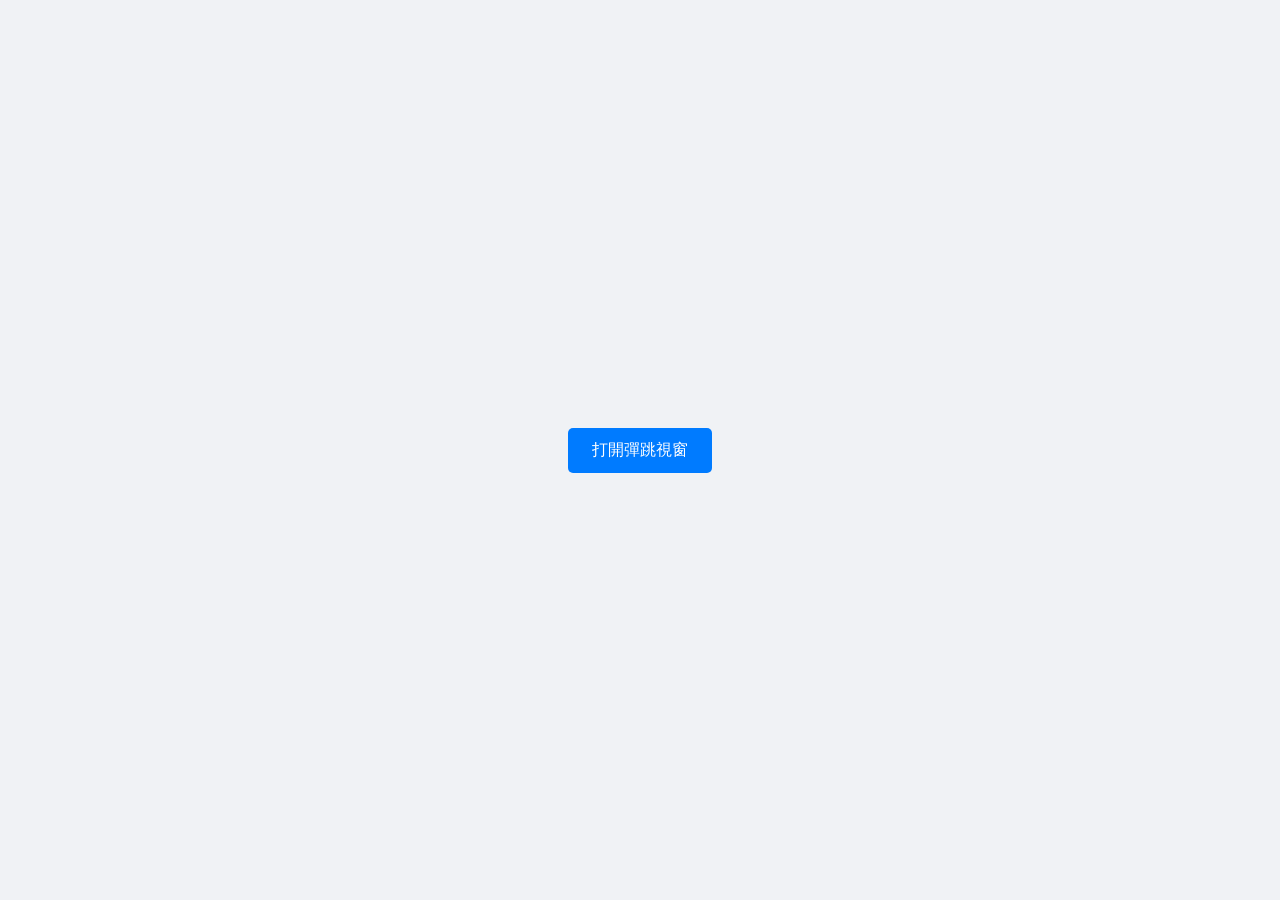
<file: modal-example.html>
<!DOCTYPE html>
<html lang="zh-Hant">
<head>
    <meta charset="UTF-8">
    <meta name="viewport" content="width=device-width, initial-scale=1.0">
    <title>彈跳視窗範例</title>
    <style>
        /* 基本樣式 */
        body {
            font-family: 'Segoe UI', Tahoma, Geneva, Verdana, sans-serif;
            display: flex;
            justify-content: center;
            align-items: center;
            height: 100vh;
            margin: 0;
            background-color: #f0f2f5;
        }

        /* 按鈕樣式 */
        .btn-open {
            padding: 12px 24px;
            background-color: #007bff;
            color: white;
            border: none;
            border-radius: 5px;
            cursor: pointer;
            font-size: 16px;
            transition: background-color 0.3s;
        }

        .btn-open:hover {
            background-color: #0056b3;
        }

        /* 彈跳視窗遮罩層 (Modal Overlay) */
        .modal-overlay {
            display: none; /* 預設隱藏 */
            position: fixed;
            top: 0;
            left: 0;
            width: 100%;
            height: 100%;
            background-color: rgba(0, 0, 0, 0.5); /* 半透明黑色背景 */
            z-index: 1000;
            justify-content: center;
            align-items: center;
            opacity: 0;
            transition: opacity 0.3s ease;
        }

        /* 彈跳視窗本體 (Modal Content) */
        .modal-content {
            background-color: white;
            padding: 0; /* 移除內距，讓標題貼邊 */
            border-radius: 8px; /* 圓角稍微小一點，像圖中那樣 */
            box-shadow: 0 10px 25px rgba(0, 0, 0, 0.5);
            max-width: 800px; /* 寬度加寬以容納表格 */
            width: 95%;
            text-align: left;
            transform: translateY(-20px);
            transition: transform 0.3s ease;
            display: flex;
            flex-direction: column;
            overflow: hidden; /* 確保圓角不被切掉 */
        }

        /* 顯示狀態 */
        .modal-overlay.show {
            display: flex;
            opacity: 1;
        }

        .modal-overlay.show .modal-content {
            transform: translateY(0);
        }

        /* 標題區域 */
        .modal-header {
            padding: 15px 20px;
            background-color: #fff;
            border-bottom: 1px solid #ddd;
            display: flex;
            justify-content: center; /* 標題置中 */
            align-items: center;
            position: relative;
        }

        .modal-header h2 {
            margin: 0;
            color: #7f9db9; /* 模仿圖片中的淡藍色標題 */
            font-size: 24px;
            font-weight: normal;
        }

        /* 表格容器 */
        .table-container {
            padding: 20px;
            overflow-x: auto; /* 支援手機橫向捲動 */
        }

        /* 表格樣式 */
        table {
            width: 100%;
            border-collapse: collapse;
            font-size: 15px;
            border: 1px solid #000;
        }

        th, td {
            border: 1px solid #000; /* 黑色邊框 */
            padding: 8px 12px;
            text-align: left;
            vertical-align: top;
        }

        /* 第一欄 (B0-B11) 置中 */
        td:first-child, th:first-child {
            text-align: center;
        }

        /* 底部區域 */
        .modal-footer {
            padding: 15px;
            display: flex;
            justify-content: center;
            background-color: #fff;
        }

        /* 底部關閉按鈕樣式 (模仿圖片) */
        .btn-close {
            padding: 8px 30px;
            background-color: #ddd; /* 灰色背景 */
            color: #555;
            border: 1px solid #aaa;
            border-radius: 4px;
            cursor: pointer;
            font-size: 16px;
            display: flex;
            align-items: center;
            gap: 5px;
        }

        .btn-close:hover {
            background-color: #ccc;
        }

        /* 右上角 X 按鈕 (隱藏或保留看需求，這邊先做隱藏式) */
        .btn-close-icon {
            display: none; 
        }
    </style>
</head>
<body>

    <!-- 觸發按鈕 -->
    <button class="btn-open" onclick="openModal()">打開彈跳視窗</button>

    <!-- 彈跳視窗結構 -->
    <div class="modal-overlay" id="myModal">
        <div class="modal-content">
            <!-- 標題區域 -->
            <div class="modal-header">
                <h2>文件目錄</h2>
                <!-- 關閉按鈕 (X) -->
                <button class="btn-close-icon" onclick="closeModal()">&times;</button>
            </div>
            
            <!-- 表格內容 -->
            <div class="table-container">
                <table>
                    <thead>
                        <tr>
                            <th style="width: 15%;">編號</th>
                            <th style="width: 35%;">項目名稱</th>
                            <th style="width: 50%;">說明</th>
                        </tr>
                    </thead>
                    <tbody>
                        <tr><td>B0</td><td>DWG檔案</td><td></td></tr>
                        <tr><td>B1</td><td>建築線指示(定)申請書</td><td>含涉會勘或現有巷道案件之正式申請書件</td></tr>
                        <tr><td>B2</td><td>建築線指示(定)委託書</td><td>授權代理申請之委託文件</td></tr>
                        <tr><td>B3</td><td>建築線指定申請書圖</td><td>申請所附位置圖、界線示意圖等圖面資料</td></tr>
                        <tr><td>B4</td><td>基地現況照片</td><td>現場環境、巷道、界線等現況紀錄照片</td></tr>
                        <tr><td>B5</td><td>地籍圖謄本</td><td>作為建築線判定之正式段號地號圖資</td></tr>
                        <tr><td>B6</td><td>現有巷道認定資料</td><td>用以佐證巷道之權屬機關資料或證明文件</td></tr>
                        <tr><td>B7</td><td>都市計畫相關資料</td><td>包含都市計畫書、計畫圖等相關圖冊</td></tr>
                        <tr><td>B8</td><td>土地使用分區管制要點</td><td>土地使用分區規範及建築相關使用限制資料</td></tr>
                        <tr><td>B9</td><td>都市計畫樁位相關資料</td><td>都市計畫樁位置、測量紀錄之相關資料</td></tr>
                        <tr><td>B10</td><td>其他建築線相關資料</td><td>非上述類別之補充或特殊文件</td></tr>
                        <tr><td>B11</td><td>前指定案相關文件</td><td>前案指定建築線相關文件</td></tr>
                    </tbody>
                </table>
            </div>

            <!-- 底部關閉按鈕 -->
            <div class="modal-footer">
                <button class="btn-close" onclick="closeModal()">ⓧ 關閉</button>
            </div>
        </div>
    </div>

    <script>
        // 開啟視窗
        function openModal() {
            const modal = document.getElementById('myModal');
            modal.style.display = 'flex';
            // 使用 setTimeout 讓 CSS transition 有效
            setTimeout(() => {
                modal.classList.add('show');
            }, 10);
        }

        // 關閉視窗
        function closeModal() {
            const modal = document.getElementById('myModal');
            modal.classList.remove('show');
            // 等待動畫結束後再隱藏
            setTimeout(() => {
                modal.style.display = 'none';
            }, 300);
        }

        // 點擊遮罩層也可以關閉
        window.onclick = function(event) {
            const modal = document.getElementById('myModal');
            if (event.target == modal) {
                closeModal();
            }
        }
    </script>

</body>
</html>
</file>
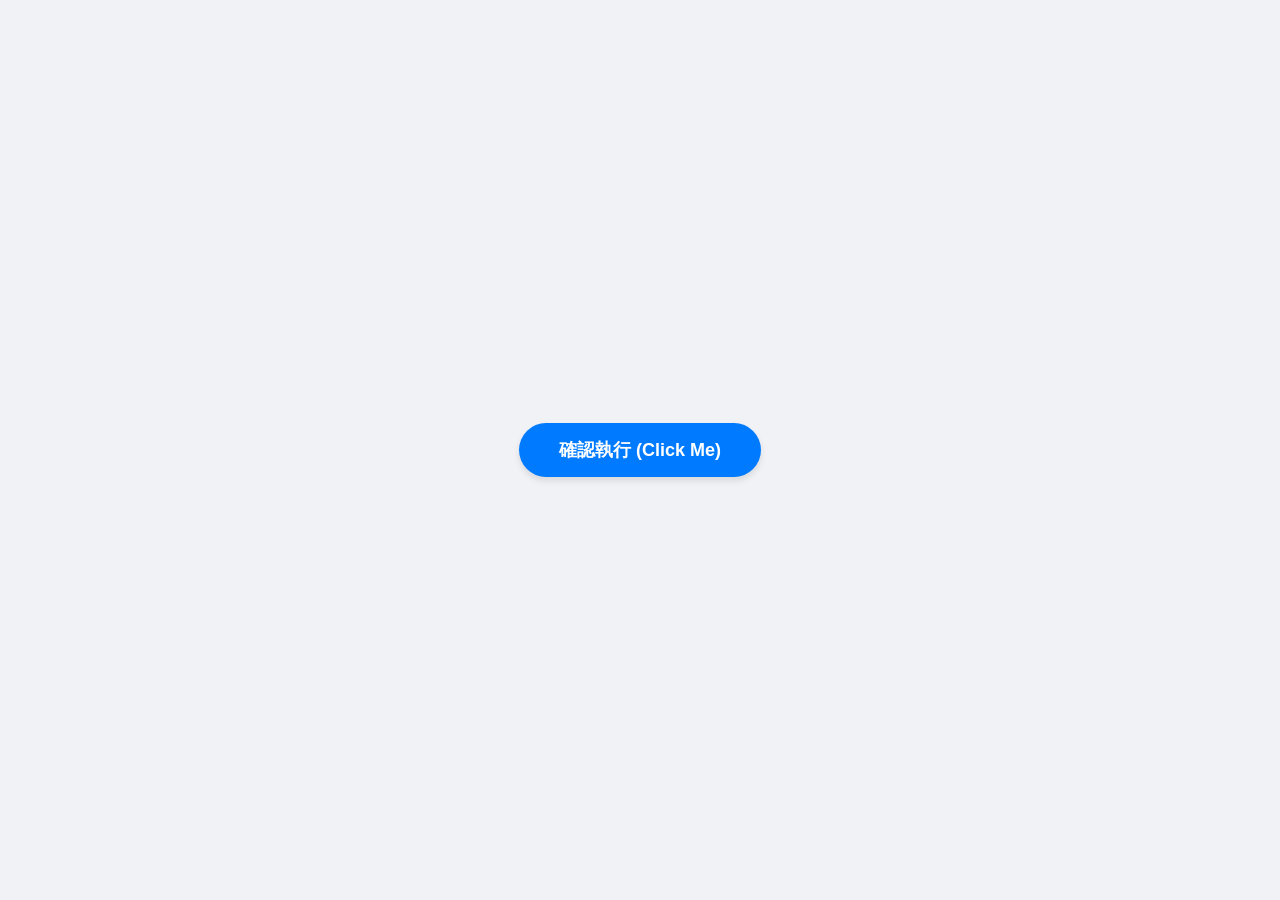
<file: safari-click-test.html>
<!DOCTYPE html>
<html lang="zh-Hant">
<head>
    <meta charset="UTF-8">
    <meta name="viewport" content="width=device-width, initial-scale=1.0, maximum-scale=1.0, user-scalable=no">
    <title>iOS Safari Click Test</title>
    <style>
        body {
            display: flex;
            justify-content: center;
            align-items: center;
            height: 100vh;
            margin: 0;
            background-color: #f0f2f5;
            font-family: -apple-system, BlinkMacSystemFont, "Segoe UI", Roboto, Helvetica, Arial, sans-serif;
        }

        /* 按鈕樣式 */
        #confirmBtn {
            padding: 15px 40px;
            font-size: 18px;
            font-weight: bold;
            color: white;
            background-color: #007bff;
            border: none;
            border-radius: 50px;
            box-shadow: 0 4px 6px rgba(0,0,0,0.1);
            
            /* iOS Safari 關鍵設定 */
            cursor: pointer; /* 讓 iOS 知道這是可點擊元素 */
            -webkit-tap-highlight-color: transparent; /* 移除點擊時的灰色背景 */
            -webkit-appearance: none; /* 移除 iOS 預設按鈕外觀 */
            touch-action: manipulation; /* 優化觸控反應 */
            transition: transform 0.1s, background-color 0.2s;
        }

        #confirmBtn:active {
            transform: scale(0.95);
            background-color: #0056b3;
        }
    </style>
</head>
<body>

    <button id="confirmBtn">確認執行 (Click Me)</button>

    <script>
        // 取得按鈕元素
        var confirmBtn = document.getElementById('confirmBtn');

        // 綁定 onclick 事件 (iOS Safari 支援)
        confirmBtn.onclick = function() {
            // 這裡執行您的邏輯
            alert('🎉 成功！這個按鈕在 iPhone Safari 上也能執行。');
            
            // 如果需要導頁或送出資料，寫在這裡
            console.log('Button clicked.');
        };

        // 額外保險：如果 onclick 在某些極端舊版 iOS 失效，可以用 touchstart 輔助 (通常不需要)
        // confirmBtn.addEventListener('touchstart', function() {}, false); 
    </script>

</body>
</html>
</file>
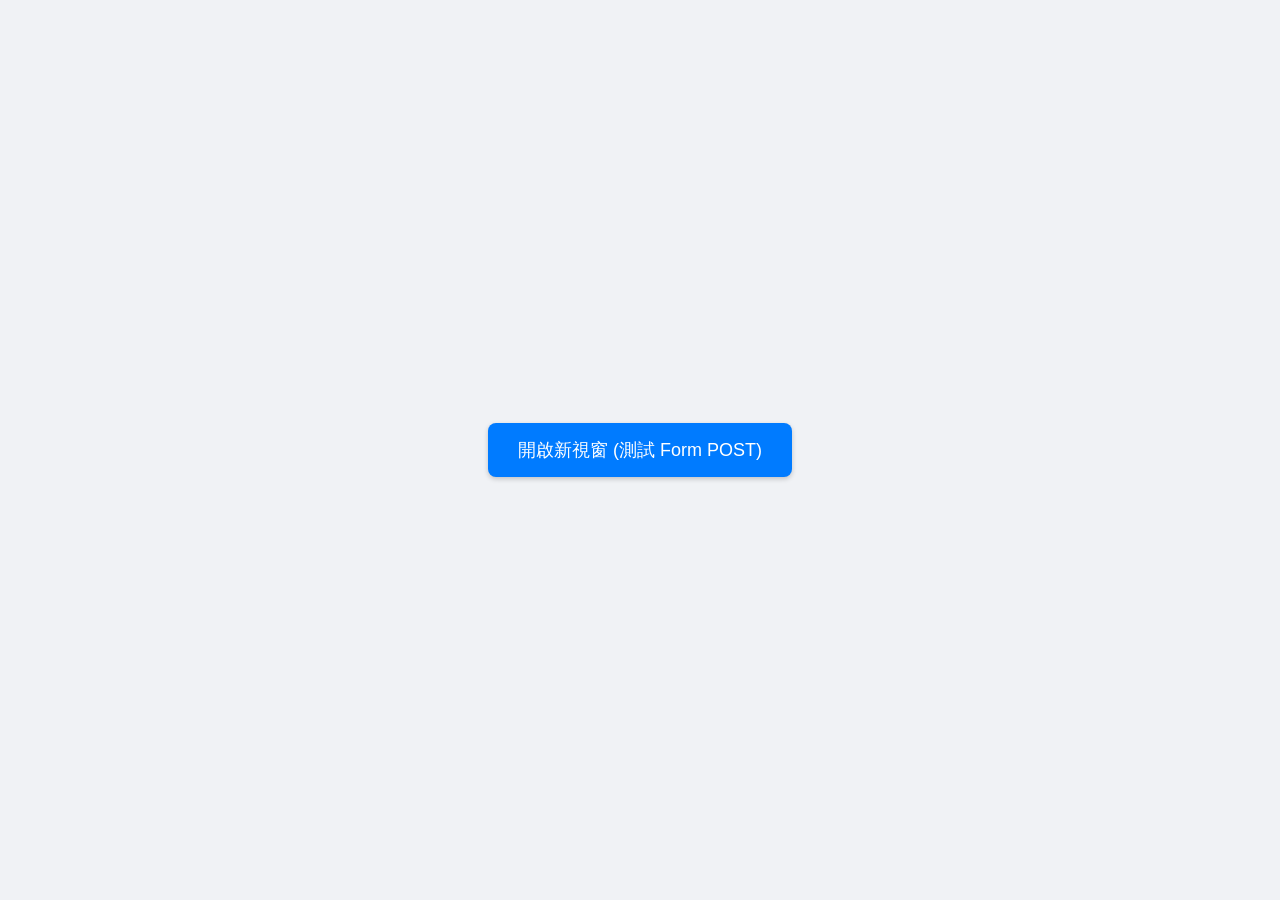
<file: safari-form-example.html>
<!DOCTYPE html>
<html lang="zh-Hant">
<head>
    <meta charset="UTF-8">
    <meta name="viewport" content="width=device-width, initial-scale=1.0, maximum-scale=1.0, user-scalable=no">
    <title>Safari Iframe Form Submit</title>
    <script src="https://code.jquery.com/jquery-3.6.0.min.js"></script>
    <style>
        body {
            font-family: -apple-system, BlinkMacSystemFont, "Segoe UI", Roboto, sans-serif;
            display: flex;
            flex-direction: column;
            align-items: center;
            justify-content: center;
            height: 100vh;
            margin: 0;
            background-color: #f0f2f5;
        }

        /* 觸發按鈕樣式 */
        #startBtn {
            padding: 15px 30px;
            font-size: 18px;
            color: #fff;
            background-color: #007bff;
            border: none;
            border-radius: 8px;
            cursor: pointer;
            box-shadow: 0 2px 5px rgba(0,0,0,0.2);
        }

        /* 遮罩層 (預設隱藏) */
        #safari-guide-overlay {
            display: none;
            position: fixed;
            top: 0;
            left: 0;
            width: 100%;
            height: 100%;
            background-color: rgba(0, 0, 0, 0.6);
            z-index: 9999;
            align-items: center;
            justify-content: center;
        }

        /* 提示框內容 */
        .guide-box {
            background: white;
            padding: 25px;
            border-radius: 12px;
            text-align: center;
            width: 80%;
            max-width: 320px;
            box-shadow: 0 10px 25px rgba(0,0,0,0.5);
        }

        .guide-box h3 {
            margin-top: 0;
            margin-bottom: 15px;
            color: #333;
        }

        /* Safari 確認按鈕 (關鍵) */
        #safari-confirm-btn {
            display: inline-block;
            width: 100%;
            padding: 12px 0;
            font-size: 16px;
            font-weight: bold;
            color: white;
            background-color: #28a745; /* 綠色 */
            border: none;
            border-radius: 6px;
            cursor: pointer;
            /* iOS 點擊優化 */
            -webkit-appearance: none;
            touch-action: manipulation;
        }

        #safari-confirm-btn:active {
            background-color: #1e7e34;
        }
    </style>
</head>
<body>

    <!-- 1. 這是觸發流程的按鈕 -->
    <button id="startBtn">開啟新視窗 (測試 Form POST)</button>

    <!-- 2. 這是 Safari 專用的遮罩與確認按鈕 -->
    <div id="safari-guide-overlay">
        <div class="guide-box">
            <h3>即將開啟視窗</h3>
            <p>請點擊下方按鈕繼續</p>
            <!-- class 裡面抓的就是這個 id -->
            <button id="safari-confirm-btn">確認前往</button>
        </div>
    </div>

    <script>
        // === 您提供的 class 定義 (完全照貼) ===
        class iframeform {
            constructor(url, target) {
                this.url = url;
                this.form = $('<form>', {
                    action: url,
                    method: 'POST',
                    target: '_blank'
                });

            }
            init(self = this) {

            }
            addParameter(parameter, value) {
                let self = this;
                self.form.append($('<input>', {
                    type: 'hidden',
                    name: parameter,
                    value: value
                }));
            }
            // 偵測是否為 iOS Safari
            isIosSafari() {
                // 原程式碼這裡寫死 true 方便測試，正式環境您可以改回判斷邏輯
                return true;
                const ua = window.navigator.userAgent;
                const isIphone = !!ua.match(/iPhone/i);
                const isSafari = !!ua.match(/Safari/i) && !ua.match(/CriOS/i) && !ua.match(/FxiOS/i);
                return isIphone && isSafari;
            }
            send() {
                const self = this;

                // 判斷是否需要顯示 Safari 專用引導
                if (self.isIosSafari()) {
                    const $overlay = $('#safari-guide-overlay');
                    $overlay.css('display', 'flex'); // 修改：用 flex 讓內容置中
                    
                    // 使用原生 JS 取得元素，確保萬無一失
                    const confirmBtn = document.getElementById('safari-confirm-btn');
                    if (confirmBtn) {
                        // 先清除之前的事件防止重複觸發
                        confirmBtn.onclick = null;
                        // 直接使用 onclick 屬性綁定，這在 iOS 上的優先級與穩定度最高
                        confirmBtn.onclick = function (e) {
                            e.preventDefault(); // 阻止任何預設行為
                            $overlay.hide();
                            self.executeSubmit();
                        };
                    }
                } else {
                    // 非 Safari 環境直接提交
                    self.executeSubmit();
                }
            }

            // 實際執行的提交動作
            executeSubmit() {
                const self = this;
                self.form.appendTo('body');

                // 為了確保在 Safari 點擊後能成功，我們使用原生 submit
                const formDom = self.form[0];
                formDom.submit();

                setTimeout(() => {
                    self.form.remove();
                }, 1000);
            }
        }

        // === 綁定與執行 ===
        
        document.getElementById('startBtn').addEventListener('click', function() {
            // 建立物件，測試連到 Google
            const myForm = new iframeform('https://www.google.com/search', '_blank');
            
            // 加入測試參數
            myForm.addParameter('q', 'iOS Safari Form Submit Success');
            
            // 執行
            myForm.send();
        });

    </script>
</body>
</html>
</file>
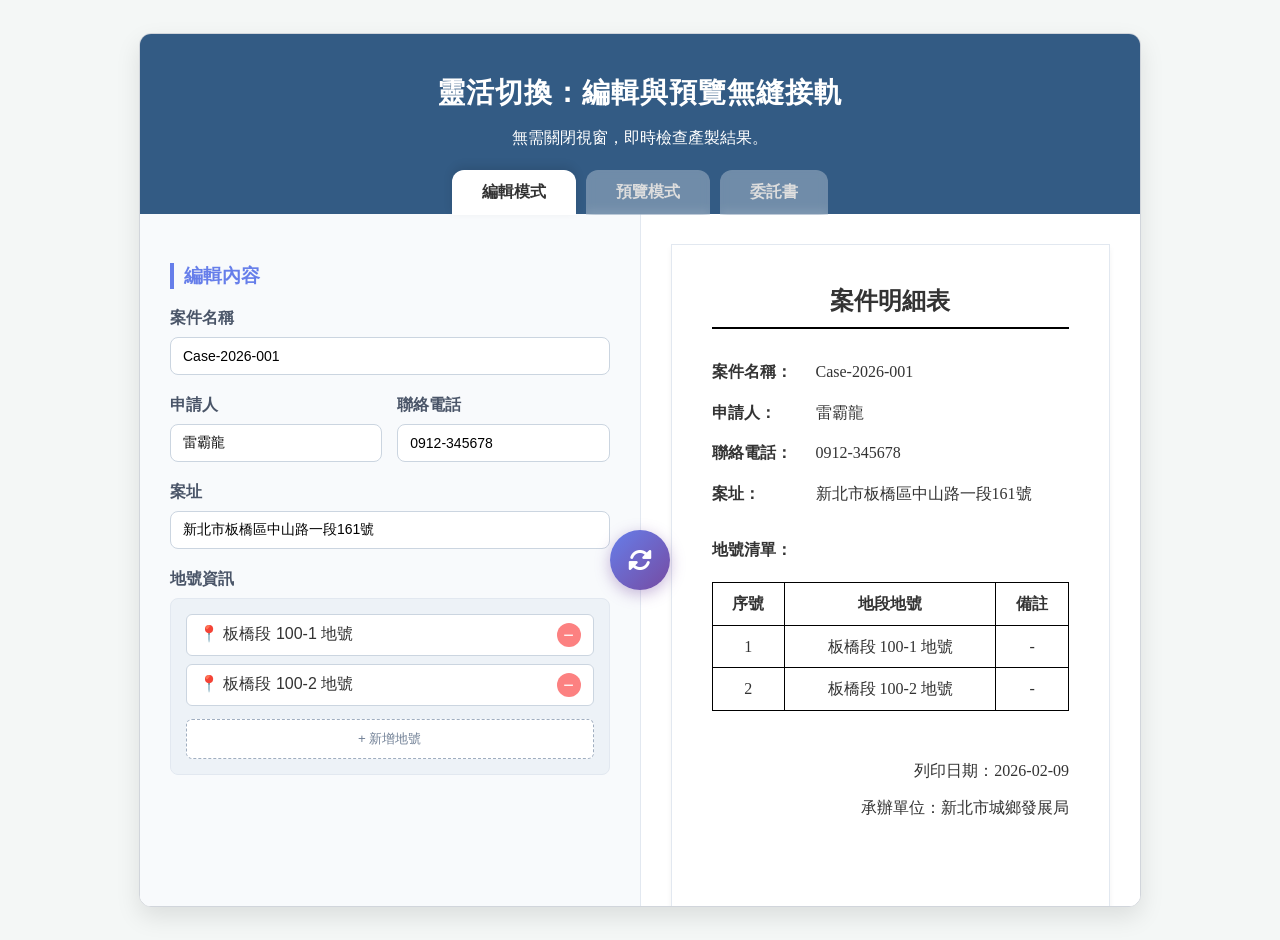
<file: seamless-switch.html>
<!DOCTYPE html>
<html lang="zh-Hant">
<head>
    <meta charset="UTF-8">
    <meta name="viewport" content="width=device-width, initial-scale=1.0">
    <title>靈活切換：編輯與預覽無縫接軌</title>
    <style>
        :root {
            --primary-gradient: linear-gradient(135deg, #667eea 0%, #764ba2 100%);
            --header-bg: #e0e7ff;
            --tab-active-bg: #fff;
            --tab-inactive-bg: #ced4da;
            --text-color: #333;
            --border-radius: 12px;
        }

        body {
            font-family: 'Segoe UI', Tahoma, Geneva, Verdana, sans-serif;
            background-color: #f4f7f6;
            margin: 0;
            padding: 20px;
            display: flex;
            justify-content: center;
            align-items: center;
            min-height: 100vh;
            color: var(--text-color);
        }

        .container {
            width: 100%;
            max-width: 1000px;
            background: #fff;
            border-radius: var(--border-radius);
            box-shadow: 0 10px 25px rgba(0,0,0,0.1);
            overflow: hidden;
            border: 1px solid #d1d5db;
        }

        /* 頂部標題與 Tab */
        .header {
            background: url('https://images.unsplash.com/photo-1451187580459-43490279c0fa?q=80&w=1920&auto=format&fit=crop') no-repeat center/cover;
            padding: 40px 20px 0; /* 下方留空給 Tabs */
            position: relative;
            color: white;
        }

        .header::before {
            content: '';
            position: absolute;
            top: 0; left: 0; right: 0; bottom: 0;
            background: rgba(0, 51, 102, 0.8); /* 深藍遮罩 */
        }

        .header-content {
            position: relative;
            z-index: 1;
            text-align: center;
            margin-bottom: 20px;
        }

        .header h1 {
            margin: 0;
            font-size: 28px;
            letter-spacing: 1px;
        }

        .tabs {
            display: flex;
            justify-content: center;
            gap: 10px;
            position: relative;
            z-index: 2;
            bottom: -1px; /* 蓋住邊框 */
        }

        .tab-btn {
            padding: 12px 30px;
            border: none;
            border-radius: 12px 12px 0 0;
            background: rgba(255, 255, 255, 0.3);
            color: #ddd;
            font-size: 16px;
            font-weight: bold;
            cursor: pointer;
            transition: all 0.3s ease;
            backdrop-filter: blur(5px);
        }

        .tab-btn.active {
            background: #fff;
            color: #333;
            box-shadow: 0 -4px 10px rgba(0,0,0,0.1);
        }

        .tab-btn:hover:not(.active) {
            background: rgba(255, 255, 255, 0.5);
            color: #fff;
        }

        /* 內容區域 */
        .content-area {
            display: flex;
            background: #fff;
            min-height: 500px;
            position: relative;
        }

        /* 左側：編輯區 */
        .editor-panel {
            flex: 1;
            padding: 30px;
            background: #f8fafc;
            border-right: 1px solid #e2e8f0;
            display: none; /* JS 切換 */
        }

        .editor-panel.active {
            display: block;
            animation: fadeIn 0.3s;
        }

        /* 右側：預覽區 */
        .preview-panel {
            flex: 1;
            padding: 30px;
            display: none; /* JS 切換 */
            background: #fff;
        }

        .preview-panel.active {
            display: block;
            animation: fadeIn 0.3s;
        }

        /* 雙欄模式 (Split View) */
        .split-view .editor-panel,
        .split-view .preview-panel {
            display: block;
            width: 50%;
        }

        @keyframes fadeIn {
            from { opacity: 0; transform: translateY(10px); }
            to { opacity: 1; transform: translateY(0); }
        }

        /* 表單樣式 */
        .form-group {
            margin-bottom: 20px;
        }

        .form-group label {
            display: block;
            margin-bottom: 8px;
            font-weight: 600;
            color: #4a5568;
        }

        .form-row {
            display: flex;
            gap: 15px;
        }

        .form-control {
            width: 100%;
            padding: 10px 12px;
            border: 1px solid #cbd5e0;
            border-radius: 8px;
            font-size: 14px;
            transition: border-color 0.2s;
            box-sizing: border-box;
        }

        .form-control:focus {
            border-color: #667eea;
            outline: none;
            box-shadow: 0 0 0 3px rgba(102, 126, 234, 0.1);
        }

        /* 地號資訊區塊 */
        .land-info-card {
            background: #edf2f7;
            padding: 15px;
            border-radius: 8px;
            border: 1px solid #e2e8f0;
        }

        .land-item {
            display: flex;
            align-items: center;
            background: #fff;
            padding: 8px 12px;
            margin-bottom: 8px;
            border-radius: 6px;
            border: 1px solid #cbd5e0;
        }

        .land-item span {
            flex-grow: 1;
        }

        .btn-remove {
            background: #fc8181;
            color: white;
            border: none;
            width: 24px;
            height: 24px;
            border-radius: 50%;
            cursor: pointer;
            display: flex;
            align-items: center;
            justify-content: center;
            font-size: 18px;
            line-height: 1;
        }

        .btn-add {
            width: 100%;
            padding: 10px;
            background: #fff;
            border: 1px dashed #a0aec0;
            color: #718096;
            border-radius: 6px;
            cursor: pointer;
            margin-top: 5px;
        }

        .btn-add:hover {
            border-color: #667eea;
            color: #667eea;
        }

        /* 預覽文件樣式 */
        .doc-preview {
            border: 1px solid #e2e8f0;
            padding: 40px;
            box-shadow: 0 4px 6px rgba(0,0,0,0.05);
            min-height: 100%;
            background: #fff;
            font-family: "SimSun", "PMingLiU", serif; /* 模擬公文 */
        }

        .doc-title {
            text-align: center;
            font-size: 24px;
            font-weight: bold;
            margin-bottom: 30px;
            border-bottom: 2px solid #000;
            padding-bottom: 10px;
        }

        .doc-row {
            margin-bottom: 15px;
            line-height: 1.6;
            font-size: 16px;
        }

        .doc-label {
            font-weight: bold;
            display: inline-block;
            width: 100px;
        }

        .doc-table {
            width: 100%;
            border-collapse: collapse;
            margin-top: 20px;
        }

        .doc-table th, .doc-table td {
            border: 1px solid #000;
            padding: 8px;
            text-align: center;
        }

        /* 中間的切換按鈕 (僅在特定寬度下顯示或作為裝飾) */
        .switch-indicator {
            position: absolute;
            left: 50%;
            top: 50%;
            transform: translate(-50%, -50%);
            background: var(--primary-gradient);
            color: white;
            width: 60px;
            height: 60px;
            border-radius: 50%;
            display: flex;
            align-items: center;
            justify-content: center;
            box-shadow: 0 4px 15px rgba(118, 75, 162, 0.4);
            z-index: 10;
            cursor: pointer;
            transition: transform 0.5s;
        }
        
        .switch-indicator i {
            font-size: 24px;
        }

        .switch-indicator:hover {
            transform: translate(-50%, -50%) rotate(180deg);
        }

        /* RWD: 手機版隱藏 Split 模式，強制切換 */
        @media (max-width: 768px) {
            .split-view .editor-panel, 
            .split-view .preview-panel {
                width: 100%;
            }
            /* 手機版不支援並排，強制 Tab 切換 */
            .editor-panel, .preview-panel {
                display: none !important;
            }
            .editor-panel.active, .preview-panel.active {
                display: block !important;
            }
            .switch-indicator {
                display: none;
            }
        }
    </style>
    <!-- 引入 FontAwesome 圖示 -->
    <link rel="stylesheet" href="https://cdnjs.cloudflare.com/ajax/libs/font-awesome/6.0.0/css/all.min.css">
</head>
<body>

<div class="container">
    <div class="header">
        <div class="header-content">
            <h1>靈活切換：編輯與預覽無縫接軌</h1>
            <p>無需關閉視窗，即時檢查產製結果。</p>
        </div>
        
        <div class="tabs">
            <button class="tab-btn active" onclick="switchTab('edit')">編輯模式</button>
            <button class="tab-btn" onclick="switchTab('preview')">預覽模式</button>
            <!-- 委託書 Tab 暫時作為裝飾或擴充用 -->
            <button class="tab-btn" onclick="alert('功能開發中')">委託書</button>
        </div>
    </div>

    <div class="content-area split-view" id="contentArea">
        
        <!-- 左側：編輯區 -->
        <div class="editor-panel active" id="editPanel">
            <h3 style="color: #667eea; border-left: 4px solid #667eea; padding-left: 10px;">編輯內容</h3>
            
            <div class="form-group">
                <label>案件名稱</label>
                <input type="text" class="form-control" id="inputCaseName" placeholder="請輸入案件名稱" value="Case-2026-001" oninput="updatePreview()">
            </div>

            <div class="form-row">
                <div class="form-group" style="flex: 1;">
                    <label>申請人</label>
                    <input type="text" class="form-control" id="inputApplicant" placeholder="張三" value="雷霸龍" oninput="updatePreview()">
                </div>
                <div class="form-group" style="flex: 1;">
                    <label>聯絡電話</label>
                    <input type="text" class="form-control" id="inputPhone" placeholder="09xx-xxxxxx" value="0912-345678" oninput="updatePreview()">
                </div>
            </div>

            <div class="form-group">
                <label>案址</label>
                <input type="text" class="form-control" id="inputAddress" placeholder="請輸入案號、地址" value="新北市板橋區中山路一段161號" oninput="updatePreview()">
            </div>

            <div class="form-group">
                <label>地號資訊</label>
                <div class="land-info-card">
                    <div id="landList">
                        <div class="land-item"><span>📍 板橋段 100-1 地號</span> <button class="btn-remove" onclick="removeLand(this)">&minus;</button></div>
                        <div class="land-item"><span>📍 板橋段 100-2 地號</span> <button class="btn-remove" onclick="removeLand(this)">&minus;</button></div>
                    </div>
                    <button class="btn-add" onclick="addLand()">+ 新增地號</button>
                </div>
            </div>
        </div>

        <!-- 中間裝飾按鈕 (模擬切換) -->
        <div class="switch-indicator" onclick="toggleSplitView()" title="切換 單欄/雙欄 檢視">
            <i class="fas fa-sync-alt"></i>
        </div>

        <!-- 右側：預覽區 -->
        <div class="preview-panel active" id="previewPanel">
            <div class="doc-preview">
                <div class="doc-title">案件明細表</div>
                
                <div class="doc-row">
                    <span class="doc-label">案件名稱：</span>
                    <span id="prevCaseName">Case-2026-001</span>
                </div>
                <div class="doc-row">
                    <span class="doc-label">申請人：</span>
                    <span id="prevApplicant">雷霸龍</span>
                </div>
                <div class="doc-row">
                    <span class="doc-label">聯絡電話：</span>
                    <span id="prevPhone">0912-345678</span>
                </div>
                <div class="doc-row">
                    <span class="doc-label">案址：</span>
                    <span id="prevAddress">新北市板橋區中山路一段161號</span>
                </div>

                <div class="doc-row" style="margin-top: 30px;">
                    <span class="doc-label">地號清單：</span>
                    <table class="doc-table">
                        <thead>
                            <tr>
                                <th>序號</th>
                                <th>地段地號</th>
                                <th>備註</th>
                            </tr>
                        </thead>
                        <tbody id="prevLandTable">
                            <!-- JS 動態生成 -->
                        </tbody>
                    </table>
                </div>

                <div style="margin-top: 50px; text-align: right;">
                    <p>列印日期：2026-02-09</p>
                    <p>承辦單位：新北市城鄉發展局</p>
                </div>
            </div>
        </div>

    </div>
</div>

<script>
    // 初始化
    document.addEventListener('DOMContentLoaded', () => {
        updatePreview();
    });

    // Tab 切換邏輯
    function switchTab(mode) {
        // 更新按鈕狀態
        document.querySelectorAll('.tab-btn').forEach(btn => btn.classList.remove('active'));
        event.target.classList.add('active');

        const contentArea = document.getElementById('contentArea');
        const editPanel = document.getElementById('editPanel');
        const previewPanel = document.getElementById('previewPanel');

        // 如果是寬螢幕，預設可能想看 Split View，但點 Tab 強制切換單一視圖
        contentArea.classList.remove('split-view');

        if (mode === 'edit') {
            editPanel.classList.add('active');
            previewPanel.classList.remove('active');
            editPanel.style.display = 'block';
            previewPanel.style.display = 'none';
        } else {
            editPanel.classList.remove('active');
            previewPanel.classList.add('active');
            editPanel.style.display = 'none';
            previewPanel.style.display = 'block';
        }
    }

    // 切換雙欄/單欄 (中間圓形按鈕)
    function toggleSplitView() {
        const contentArea = document.getElementById('contentArea');
        const editPanel = document.getElementById('editPanel');
        const previewPanel = document.getElementById('previewPanel');

        contentArea.classList.toggle('split-view');
        
        // 如果切換回 split view，兩個都要顯示
        if (contentArea.classList.contains('split-view')) {
            editPanel.style.display = 'block';
            previewPanel.style.display = 'block';
            editPanel.classList.add('active');
            previewPanel.classList.add('active');
        } else {
            // 切回單欄，預設回編輯
            switchTab('edit');
            document.querySelector('.tab-btn:first-child').click();
        }
    }

    // 即時更新預覽 (Data Binding)
    function updatePreview() {
        document.getElementById('prevCaseName').innerText = document.getElementById('inputCaseName').value;
        document.getElementById('prevApplicant').innerText = document.getElementById('inputApplicant').value;
        document.getElementById('prevPhone').innerText = document.getElementById('inputPhone').value;
        document.getElementById('prevAddress').innerText = document.getElementById('inputAddress').value;

        // 更新地號列表
        const landItems = document.querySelectorAll('.land-item span');
        const tableBody = document.getElementById('prevLandTable');
        tableBody.innerHTML = ''; // 清空

        landItems.forEach((item, index) => {
            const row = `<tr>
                <td>${index + 1}</td>
                <td>${item.innerText.replace('📍 ', '')}</td>
                <td>-</td>
            </tr>`;
            tableBody.innerHTML += row;
        });
    }

    // 模擬新增地號
    function addLand() {
        const landName = prompt("請輸入地號 (例如：板橋段 123 號)：");
        if (landName) {
            const div = document.createElement('div');
            div.className = 'land-item';
            div.innerHTML = `<span>📍 ${landName}</span> <button class="btn-remove" onclick="removeLand(this)">&minus;</button>`;
            document.getElementById('landList').appendChild(div);
            updatePreview();
        }
    }

    // 刪除地號
    function removeLand(btn) {
        btn.parentElement.remove();
        updatePreview();
    }
</script>

</body>
</html>
</file>
<file: price-compare/styles.css>
:root {
  --bg: #f6f1e8;
  --ink: #241c17;
  --muted: #6b625a;
  --line: #e7dccf;
  --card: #fffdf9;
  --brand: #c2410c;
  --brand-soft: #fff1e8;
  --best: #0f6e56;
  --best-ink: #08483a;
  --best-soft: #e5f5f0;
  --warn-soft: #fff4e8;
  --shadow: 0 12px 32px rgba(70, 42, 16, 0.06);
  --radius: 18px;
}

* { box-sizing: border-box; }

[hidden] { display: none !important; }

html { scroll-behavior: smooth; }

body {
  margin: 0;
  color: var(--ink);
  background:
    radial-gradient(900px 420px at 0% -10%, #ffe6d4 0%, transparent 60%),
    radial-gradient(720px 380px at 100% 0%, #e5f5f0 0%, transparent 55%),
    var(--bg);
  font-family: "Noto Sans TC", "PingFang TC", "Microsoft JhengHei", "WenQuanYi Micro Hei", "Droid Sans Fallback", sans-serif;
  line-height: 1.55;
}

body, button, input { font-family: inherit; }

button, input { font: inherit; color: inherit; }

button { cursor: pointer; }

button:disabled { opacity: 0.45; cursor: not-allowed; }

:focus-visible {
  outline: 3px solid var(--brand);
  outline-offset: 2px;
}

::selection { background: #ffd7c2; }

.sr-only {
  position: absolute;
  width: 1px;
  height: 1px;
  padding: 0;
  margin: -1px;
  overflow: hidden;
  clip: rect(0, 0, 0, 0);
  white-space: nowrap;
  border: 0;
}

.skip {
  position: absolute;
  left: 12px;
  top: -48px;
  z-index: 80;
  background: white;
  color: var(--ink);
  padding: 8px 12px;
  border-radius: 10px;
}

.skip:focus { top: 12px; }

.wrap {
  width: min(1120px, calc(100% - 32px));
  margin-inline: auto;
}

.sticky-top {
  position: sticky;
  top: 0;
  z-index: 30;
  background: rgba(246, 241, 232, 0.92);
  backdrop-filter: blur(14px);
  border-bottom: 1px solid transparent;
}

body.has-basket .sticky-top { border-bottom-color: var(--line); }

header {
  display: grid;
  grid-template-columns: auto minmax(0, 1fr) auto;
  gap: 16px;
  align-items: center;
  min-height: 76px;
}

.brand {
  display: flex;
  gap: 10px;
  align-items: center;
  color: inherit;
  text-decoration: none;
}

.brand-text { display: flex; flex-direction: column; line-height: 1.15; }
.brand-text strong { font-size: 1.2rem; }
.brand-text small { color: var(--muted); }

#search-form { position: relative; display: flex; align-items: center; }

.search-icon {
  position: absolute;
  left: 16px;
  width: 18px;
  height: 18px;
  color: var(--muted);
  pointer-events: none;
}

#search {
  width: 100%;
  height: 48px;
  border-radius: 999px;
  border: 1px solid var(--line);
  background: white;
  padding: 0 76px 0 44px;
  font-size: 16px;
  appearance: none;
}

#search::-webkit-search-decoration,
#search::-webkit-search-cancel-button {
  appearance: none;
  display: none;
}

#search-clear {
  position: absolute;
  right: 8px;
  height: 32px;
  border: 0;
  background: transparent;
  color: var(--muted);
}

.basket-count { display: flex; flex-direction: column; align-items: flex-end; line-height: 1.1; }
.basket-count span { color: var(--muted); font-size: 12px; font-weight: 700; }
.basket-count strong { font-size: 1.3rem; font-variant-numeric: tabular-nums; }
.basket-count strong.is-full { color: var(--brand); }

.basket-bar.is-on {
  display: flex;
  flex-wrap: wrap;
  gap: 10px 16px;
  align-items: center;
  justify-content: space-between;
  padding: 4px 0 12px;
}

.chips { display: flex; flex-wrap: wrap; gap: 8px; flex: 1 1 280px; }

.chip {
  display: inline-flex;
  align-items: center;
  gap: 6px;
  max-width: 100%;
  background: white;
  border: 1px solid var(--line);
  border-radius: 999px;
  padding: 4px 4px 4px 12px;
}

.chip-name {
  max-width: 12rem;
  overflow: hidden;
  text-overflow: ellipsis;
  white-space: nowrap;
  font-weight: 700;
}

.stepper {
  display: inline-flex;
  align-items: center;
  border: 1px solid var(--line);
  border-radius: 999px;
  background: white;
}

.stepper button, .icon-btn {
  width: 32px;
  height: 32px;
  border: 0;
  background: transparent;
}

.stepper span { min-width: 1.2rem; text-align: center; font-variant-numeric: tabular-nums; font-weight: 800; }

.icon-btn { border-radius: 50%; color: var(--muted); }

.basket-side { display: flex; flex-wrap: wrap; gap: 8px; align-items: center; }

.summary-link {
  display: inline-flex;
  align-items: center;
  min-height: 40px;
  padding: 8px 12px;
  border-radius: 999px;
  background: var(--best-soft);
  color: var(--best-ink);
  font-weight: 800;
  text-decoration: none;
}

h1, h2, h3, p { margin-top: 0; }

h1 {
  margin: 8px 0 12px;
  font-size: clamp(2rem, 4vw, 2.75rem);
  line-height: 1.25;
  font-weight: 900;
}

h2 { font-size: 1.45rem; margin-bottom: 4px; }
h3 { font-size: 1.12rem; margin-bottom: 8px; }

.hero { padding: 28px 0 8px; }
body.has-basket .hero { display: none; }

.hero-grid {
  display: grid;
  grid-template-columns: minmax(0, 1.15fr) minmax(280px, 0.85fr);
  gap: 28px;
  align-items: center;
}

.lede { font-size: 1.06rem; max-width: 40rem; }
.note, .meta, .rule { color: var(--muted); }
.rule { margin: 0; }

.eyebrow, .kicker {
  margin: 0 0 6px;
  color: var(--brand);
  font-weight: 800;
  font-size: 0.85rem;
}

.steps {
  list-style: none;
  display: flex;
  flex-wrap: wrap;
  gap: 10px;
  padding: 0;
  margin: 18px 0;
}

.steps li {
  display: flex;
  align-items: center;
  gap: 8px;
  background: white;
  border: 1px solid var(--line);
  border-radius: 999px;
  padding: 6px 12px 6px 6px;
  font-weight: 700;
}

.steps span {
  width: 28px;
  height: 28px;
  display: grid;
  place-items: center;
  border-radius: 50%;
  background: var(--brand);
  color: white;
}

.presets {
  display: grid;
  grid-template-columns: repeat(4, minmax(0, 1fr));
  gap: 12px;
  margin-top: 22px;
}

.preset {
  text-align: left;
  background: white;
  border: 1px solid var(--line);
  border-radius: 16px;
  padding: 14px;
  display: flex;
  flex-direction: column;
  gap: 6px;
  min-height: 156px;
}

.preset:hover { border-color: #e7b79a; }
.preset.is-on { border-color: var(--best); box-shadow: 0 0 0 3px rgba(15, 110, 86, 0.15); }
.preset-desc { color: var(--muted); }
.preset-result { margin-top: auto; color: var(--best-ink); font-weight: 800; }

.receipt, .panel, .answer, .card {
  background: var(--card);
  border: 1px solid var(--line);
  box-shadow: var(--shadow);
}

.receipt, .answer { border-radius: 20px; padding: 18px; }
.receipt { border-color: #d9ebe6; }

.receipt-store, .store-id { display: flex; gap: 10px; align-items: center; }
.receipt-store p, .store-id p, .rank-copy p { margin: 0; color: var(--muted); font-size: 0.92rem; }

.receipt-total, .answer-top, .panel-head, .results-head, .section-head {
  display: flex;
  justify-content: space-between;
  gap: 12px 16px;
  align-items: flex-start;
}

.receipt-total { align-items: baseline; margin: 8px 0 0; font-weight: 800; }
.receipt-total strong, .answer-price strong, .panel-total {
  color: var(--best);
  font-variant-numeric: tabular-nums;
}
.receipt-total strong, .answer-price strong {
  font-size: clamp(1.8rem, 3vw, 2.35rem);
  font-weight: 900;
  line-height: 1.1;
}
.answer-price { margin: 0; text-align: right; }
.answer-price span, .receipt-total span { display: block; color: var(--muted); font-size: 0.85rem; font-weight: 700; }

.answers {
  display: grid;
  grid-template-columns: repeat(auto-fit, minmax(280px, 1fr));
  gap: 14px;
}

.answer { border-color: #b7ddd4; }
.answer-empty { border-color: #f0d2b4; background: #fff8f1; }
.answer-note, .verdict { font-weight: 700; }

#results {
  display: flex;
  flex-direction: column;
  gap: 16px;
  margin: 12px 0 28px;
  scroll-margin-top: 200px;
}
#results:empty { display: none; }

.results-head { align-items: center; flex-wrap: wrap; }
.switcher, .toolbar, .toolbar-row { display: flex; flex-wrap: wrap; gap: 8px; align-items: center; }
.toolbar { justify-content: space-between; margin-bottom: 14px; }
.toolbar-row { margin-left: auto; }

#categories button, .switcher button, .suggestion, .text-btn, #custom-cancel {
  min-height: 36px;
  padding: 0 12px;
  border-radius: 999px;
  border: 1px solid var(--line);
  background: white;
}

#categories button.is-on, .switcher button.is-on {
  background: var(--ink);
  color: white;
  border-color: var(--ink);
}

.suggestion { color: var(--muted); }

.primary, .add-btn {
  min-height: 44px;
  padding: 0 16px;
  border: 0;
  border-radius: 12px;
  background: var(--brand);
  color: white;
  font-weight: 800;
}

.add-btn { width: 100%; margin-top: auto; }
.add-btn.is-in {
  background: white;
  color: var(--best-ink);
  border: 1px solid var(--best);
}

.text-btn { color: var(--muted); background: transparent; }
.card .text-btn { width: 100%; }

.panel { border-radius: var(--radius); padding: 18px; }
.panel-emphasis {
  border-color: #b7ddd4;
  background: linear-gradient(180deg, #f3fbf8, #fffdf9);
}
.panel-total { font-size: 1.45rem; }

.lines, .ranks, .gaps, .order-notes { list-style: none; margin: 12px 0 0; padding: 0; }
.lines li, .order-notes li {
  display: flex;
  justify-content: space-between;
  gap: 12px;
  padding: 8px 0;
  border-top: 1px solid var(--line);
  font-variant-numeric: tabular-nums;
}
.lines li span:first-child { min-width: 0; }
.lines li span:last-child { white-space: nowrap; }
.order-notes li { display: block; }

.ranks li, .gaps li { border-top: 1px solid var(--line); }

.rank, .gaps li {
  display: grid;
  grid-template-columns: auto auto minmax(0, 1fr) auto;
  gap: 12px;
  align-items: center;
  padding: 14px 0;
}
.gaps li { grid-template-columns: auto minmax(0, 1fr) auto; }
.rank.is-best {
  background: var(--best-soft);
  border-radius: 14px;
  padding: 12px;
  border-top-color: transparent;
}
.rank-no {
  width: 28px;
  height: 28px;
  display: grid;
  place-items: center;
  border-radius: 50%;
  background: white;
  border: 1px solid var(--line);
  font-weight: 800;
}
.rank.is-best .rank-no { background: var(--best); color: white; border-color: var(--best); }
.rank-end { display: flex; flex-direction: column; align-items: flex-end; gap: 6px; }
.rank-end strong { font-size: 1.15rem; font-variant-numeric: tabular-nums; }
.pill {
  display: inline-flex;
  align-items: center;
  min-height: 24px;
  padding: 0 8px;
  border-radius: 999px;
  background: var(--best);
  color: white;
  font-style: normal;
  font-size: 12px;
  font-weight: 800;
}
.coverage { color: var(--muted); font-weight: 700; white-space: nowrap; }
.missing { color: #9a3412; margin: 4px 0 0; }
.callout { background: var(--warn-soft); border-radius: 12px; padding: 12px; margin: 0; }

.avatar {
  display: inline-grid;
  place-items: center;
  width: 42px;
  height: 42px;
  border-radius: 13px;
  color: white;
  font-weight: 800;
  background: #57534e;
}
.avatar.tiny {
  width: auto;
  min-width: 28px;
  height: 28px;
  padding: 0 6px;
  border-radius: 8px;
  font-size: 12px;
}
.avatar[data-store="pchome"] { background: #c8102e; }
.avatar[data-store="momo"] { background: #c41230; }
.avatar[data-store="shopee"] { background: #b42318; }
.avatar[data-store="yahoo"] { background: #4b0f9a; }
.avatar[data-store="books"] { background: #0b7a38; }
.avatar[data-store="tk3c"] { background: #004e98; }
.avatar[data-store="efun"] { background: #0a3158; }
.avatar[data-store="pine"] { background: #1b7a38; }

.scroll-hint { display: block; margin: 0 0 8px; color: var(--muted); font-size: 0.9rem; }

.matrix-wrap {
  overflow-x: auto;
  border: 1px solid var(--line);
  border-radius: 14px;
}

.matrix { border-collapse: collapse; width: 100%; min-width: 860px; font-size: 0.95rem; }
.matrix caption { caption-side: bottom; }
.matrix th, .matrix td {
  padding: 10px 12px;
  border-bottom: 1px solid var(--line);
  text-align: right;
  vertical-align: top;
  font-variant-numeric: tabular-nums;
  background: white;
}
.matrix thead th { font-weight: 800; text-align: left; }
.matrix thead th:not(:first-child) { white-space: nowrap; min-width: 136px; }
.matrix td { min-width: 118px; }
.matrix th:first-child, .matrix tbody th, .matrix tfoot th {
  text-align: left;
  position: sticky;
  left: 0;
  z-index: 1;
  min-width: 168px;
  max-width: 240px;
  white-space: normal;
  background: #fffdf9;
  box-shadow: 4px 0 8px rgba(60, 40, 20, 0.04);
}
.matrix td small, .matrix th small, .matrix thead em {
  display: block;
  margin-top: 4px;
  color: var(--muted);
  font-weight: 700;
  font-style: normal;
  font-size: 12px;
}
.matrix td.is-low small { color: var(--brand); }
.matrix td.is-best, .matrix thead th.is-best { background: var(--best-soft); color: var(--best-ink); }
.matrix thead th.is-incomplete { color: var(--muted); }
.matrix td.missing { color: #b5ada4; }

#catalog { scroll-margin-top: 200px; padding-bottom: 20px; }
.section-head { align-items: baseline; flex-wrap: wrap; margin: 8px 0 12px; }
.section-head p { margin: 0; color: var(--muted); }

.grid {
  display: grid;
  grid-template-columns: repeat(auto-fill, minmax(210px, 1fr));
  gap: 14px;
}

.card { border-radius: 16px; overflow: hidden; display: flex; flex-direction: column; box-shadow: none; }
.card:hover { border-color: #e7c3ae; }
.card.is-selected { border-color: var(--best); box-shadow: 0 0 0 3px rgba(15, 110, 86, 0.12); }
.thumb {
  height: 92px;
  display: flex;
  flex-direction: column;
  justify-content: space-between;
  padding: 12px 14px;
  background: #f4efe8;
}
.thumb strong { font-size: 1.8rem; line-height: 1; }
.thumb span { font-weight: 800; font-size: 0.85rem; }
.thumb[data-cat="3C"] { background: #e8f0fb; color: #1e4d8c; }
.thumb[data-cat="家電"] { background: #ffefe6; color: #9a3412; }
.thumb[data-cat="生活"] { background: #e7f6f3; color: #0f766e; }
.thumb[data-cat="美妝"] { background: #fde7f1; color: #9d174d; }
.thumb[data-cat="食品"] { background: #fbf3df; color: #854d0e; }
.thumb[data-cat="圖書"] { background: #eef6e4; color: #3f6212; }
.thumb[data-cat="自訂"] { background: #f5f5f4; color: #44403c; }
.card-body { padding: 12px 14px 14px; display: flex; flex-direction: column; gap: 6px; flex: 1; }
.card h3 { font-size: 1rem; line-height: 1.45; margin: 0; overflow-wrap: anywhere; }
.answer h3 { margin: 0; overflow-wrap: anywhere; font-size: 1.35rem; }
.card-price { margin: 0; font-weight: 800; font-variant-numeric: tabular-nums; }
.card .meta { margin: 0; }

.empty {
  grid-column: 1 / -1;
  background: white;
  border: 1px dashed var(--line);
  border-radius: 16px;
  padding: 28px 16px;
  text-align: center;
}

footer { padding: 12px 0 48px; color: var(--muted); }

#toast {
  position: fixed;
  left: 50%;
  bottom: 20px;
  z-index: 60;
  transform: translateX(-50%) translateY(12px);
  opacity: 0;
  pointer-events: none;
  background: var(--ink);
  color: white;
  padding: 12px 16px;
  border-radius: 999px;
  max-width: min(520px, calc(100% - 32px));
  transition: 0.2s ease;
}
#toast.show { opacity: 1; transform: translateX(-50%) translateY(0); }

dialog {
  border: 0;
  border-radius: 20px;
  padding: 0;
  width: min(560px, calc(100% - 24px));
  max-height: calc(100% - 24px);
  box-shadow: 0 24px 80px rgba(0, 0, 0, 0.24);
}
dialog::backdrop { background: rgba(34, 28, 24, 0.48); }
.dialog-body { padding: 22px; max-height: calc(100vh - 48px); overflow: auto; }
.name-field, .price-field { display: flex; flex-direction: column; gap: 6px; font-weight: 700; }
.name-field { margin: 12px 0; }
.price-grid { display: grid; grid-template-columns: 1fr 1fr; gap: 10px 12px; }
.name-field input, .price-field input {
  min-height: 44px;
  border-radius: 10px;
  border: 1px solid var(--line);
  padding: 0 12px;
  font-weight: 500;
}
#custom-error { color: #9f1239; min-height: 1.4em; font-weight: 700; }
.dialog-actions { display: flex; justify-content: flex-end; gap: 8px; }

details summary { cursor: pointer; color: var(--brand); font-weight: 800; }

@media (max-width: 860px) {
  header {
    grid-template-columns: minmax(0, 1fr) auto;
    grid-template-areas:
      "brand count"
      "search search";
  }
  .brand { grid-area: brand; }
  .basket-count { grid-area: count; align-self: center; }
  #search-form { grid-area: search; }
  .hero-grid { grid-template-columns: 1fr; }
  .presets { grid-template-columns: 1fr 1fr; }
}

@media (max-width: 640px) {
  .presets, .price-grid { grid-template-columns: 1fr; }
  .answer-top, .receipt-total { flex-direction: column; }
  .answer-price { text-align: left; }
  .rank {
    grid-template-columns: auto auto minmax(0, 1fr);
    grid-template-areas:
      "num avatar copy"
      "end end end";
  }
  .rank-no { grid-area: num; }
  .rank > .avatar { grid-area: avatar; }
  .rank-copy { grid-area: copy; }
  .rank-end {
    grid-area: end;
    flex-direction: row;
    justify-content: space-between;
    align-items: center;
  }
  .gaps li { grid-template-columns: auto minmax(0, 1fr); }
  .coverage { grid-column: 2; }
  .toolbar-row { margin-left: 0; }
}

@media (prefers-reduced-motion: reduce) {
  html { scroll-behavior: auto; }
  *, *::before, *::after {
    transition: none !important;
    animation: none !important;
  }
}
</file>
